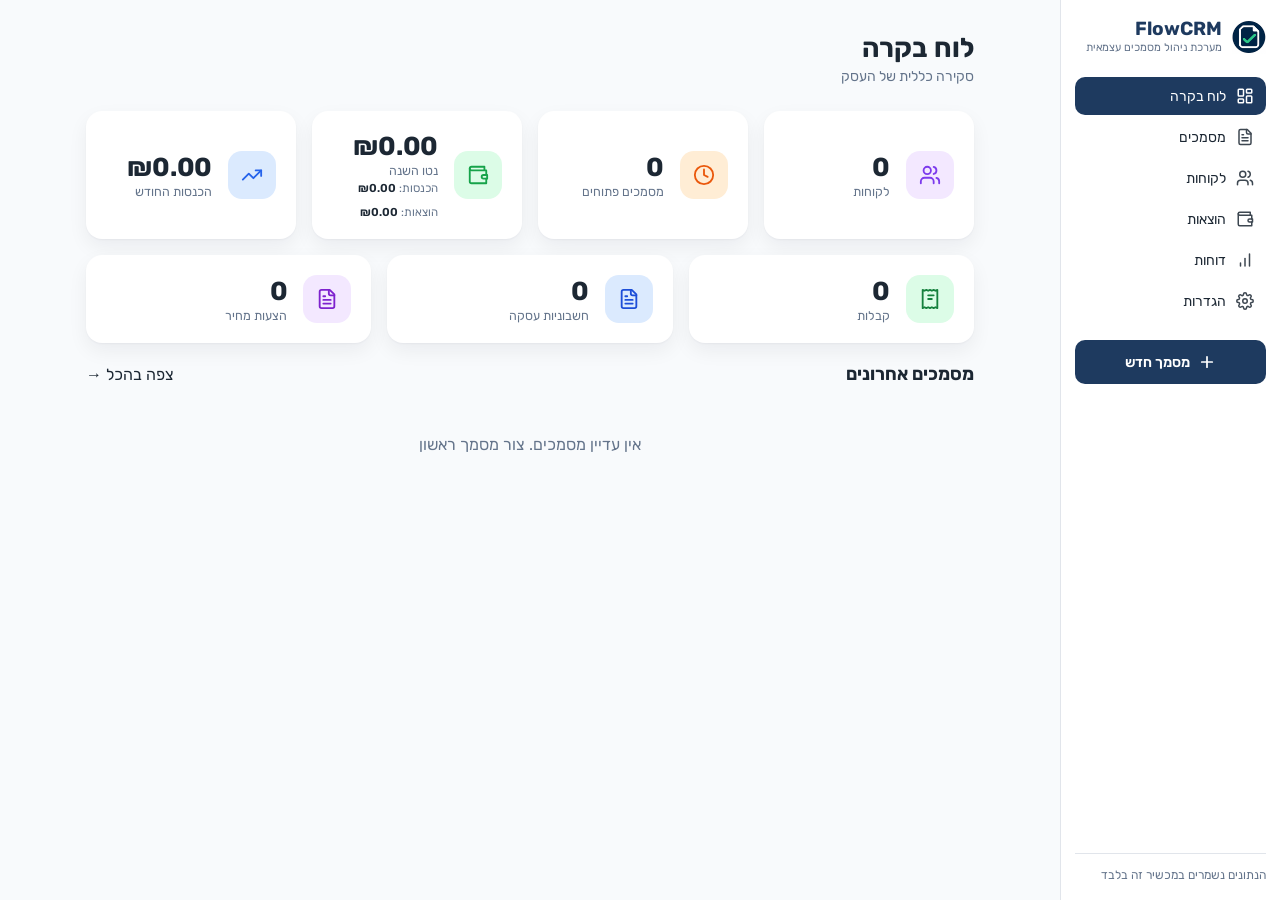
<file: index.html>
<!DOCTYPE html>
<html lang="he" dir="rtl">
<head>
<meta charset="UTF-8">
<meta name="viewport" content="width=device-width, initial-scale=1, maximum-scale=1">
<title>לוח בקרה - FlowCRM</title>
<link rel="preconnect" href="https://fonts.googleapis.com">
<link rel="preconnect" href="https://fonts.gstatic.com" crossorigin>
<link href="https://fonts.googleapis.com/css2?family=Rubik:wght@400;500;600;700;800&display=swap" rel="stylesheet">
<link rel="stylesheet" href="style.css">
<link rel="manifest" href="manifest.json">
<link rel="icon" href="icon-192.png">
<link rel="apple-touch-icon" href="icon-192.png">
<meta name="theme-color" content="#1e3a5f">
</head>
<body>
<div class="app-shell">
  <div class="main">
    <h1 class="page-title">לוח בקרה</h1>
    <p class="page-subtitle">סקירה כללית של העסק</p>

    <div class="stat-grid">
      <div class="stat-card">
        <div class="icon" style="background:#f3e8ff;color:#7c3aed;" id="iconClients"></div>
        <div><div class="num" id="statClients">0</div><div class="label">לקוחות</div></div>
      </div>
      <div class="stat-card">
        <div class="icon" style="background:#ffedd5;color:#ea580c;" id="iconOpen"></div>
        <div><div class="num" id="statOpen">0</div><div class="label">מסמכים פתוחים</div></div>
      </div>
      <div class="stat-card stat-card-net">
        <div class="icon" style="background:#dcfce7;color:#16a34a;" id="iconNet"></div>
        <div>
          <div class="num" id="statYearNet">₪0</div>
          <div class="label">נטו השנה</div>
          <div class="sub-breakdown">
            <span>הכנסות: <b id="statYearIncome">₪0</b></span>
            <span>הוצאות: <b id="statYearExpenses">₪0</b></span>
          </div>
        </div>
      </div>
      <div class="stat-card">
        <div class="icon" style="background:#dbeafe;color:#2563eb;" id="iconMonth"></div>
        <div><div class="num" id="statMonth">₪0</div><div class="label">הכנסות החודש</div></div>
      </div>
    </div>
    <div class="stat-grid stat-grid-3">
      <div class="stat-card">
        <div class="icon" style="background:#dcfce7;color:#15803d;" id="iconReceipts"></div>
        <div><div class="num" id="statReceipts">0</div><div class="label">קבלות</div></div>
      </div>
      <div class="stat-card">
        <div class="icon" style="background:#dbeafe;color:#1d4ed8;" id="iconInvoices"></div>
        <div><div class="num" id="statInvoices">0</div><div class="label">חשבוניות עסקה</div></div>
      </div>
      <div class="stat-card">
        <div class="icon" style="background:#f3e8ff;color:#7e22ce;" id="iconQuotes"></div>
        <div><div class="num" id="statQuotes">0</div><div class="label">הצעות מחיר</div></div>
      </div>
    </div>

    <div style="display:flex;justify-content:space-between;align-items:center;margin:20px 0 10px;">
      <h2 style="font-size:18px;margin:0;">מסמכים אחרונים</h2>
      <a href="documents.html">צפה בהכל →</a>
    </div>
    <div class="doc-grid" id="recentDocs"></div>
  </div>
</div>

<script src="app.js"></script>
<script src="drive-sync.js"></script>
<script>
mountShell("index.html");

const docs = DB.getDocuments();
const clients = DB.getClients();
const now = new Date();
const thisMonth = now.toISOString().slice(0, 7);
const thisYear = now.getFullYear();

function docTotal(d) {
  const subtotal = calcSubtotal(d.items || []);
  const tax = calcTax(subtotal, d.includeVat, DB.getSettings().vatRate);
  return calcTotal(subtotal, tax);
}

const closed = docs.filter(d => d.status === "closed" && !d.isCanceled);
const yearRevenue = closed.filter(d => d.issueDate && d.issueDate.startsWith(String(thisYear))).reduce((s, d) => s + docTotal(d), 0);
const monthRevenue = closed.filter(d => d.issueDate && d.issueDate.startsWith(thisMonth)).reduce((s, d) => s + docTotal(d), 0);
const yearExpenses = DB.getExpenses()
  .filter(e => e.date && e.date.startsWith(String(thisYear)))
  .reduce((s, e) => s + (parseFloat(e.amount) || 0), 0);
const yearNet = yearRevenue - yearExpenses;

document.getElementById("statClients").textContent = clients.filter(c => c.active !== false).length;
document.getElementById("statOpen").textContent = docs.filter(d => (d.status === "open" || d.status === "draft") && !d.isCanceled).length;
document.getElementById("statYearNet").textContent = money(yearNet);
document.getElementById("statYearIncome").textContent = money(yearRevenue);
document.getElementById("statYearExpenses").textContent = money(yearExpenses);
document.getElementById("statMonth").textContent = money(monthRevenue);
document.getElementById("statQuotes").textContent = docs.filter(d => d.docType === "quote").length;
document.getElementById("statInvoices").textContent = docs.filter(d => d.docType === "invoice").length;
document.getElementById("statReceipts").textContent = docs.filter(d => d.docType === "receipt").length;

document.getElementById("iconClients").innerHTML = icon("users");
document.getElementById("iconOpen").innerHTML = icon("clock");
document.getElementById("iconNet").innerHTML = icon("wallet");
document.getElementById("iconMonth").innerHTML = icon("trendingUp");
document.getElementById("iconReceipts").innerHTML = icon("receipt");
document.getElementById("iconInvoices").innerHTML = icon("fileText");
document.getElementById("iconQuotes").innerHTML = icon("fileText");

const recent = [...docs].sort((a, b) => (b.issueDate || "").localeCompare(a.issueDate || "")).slice(0, 6);
const grid = document.getElementById("recentDocs");
if (!recent.length) {
  grid.innerHTML = `<div class="empty-state" style="grid-column:1/-1;">אין עדיין מסמכים. <a href="create.html">צור מסמך ראשון</a></div>`;
} else {
  grid.innerHTML = recent.map(d => `
    <div class="doc-card">
      ${docCardInner(d, docTotal(d))}
      <div class="actions"><a class="btn" href="view.html?id=${d.id}">${icon("eye")} צפייה</a></div>
    </div>`).join("");
}
</script>
</body>
</html>
</file>
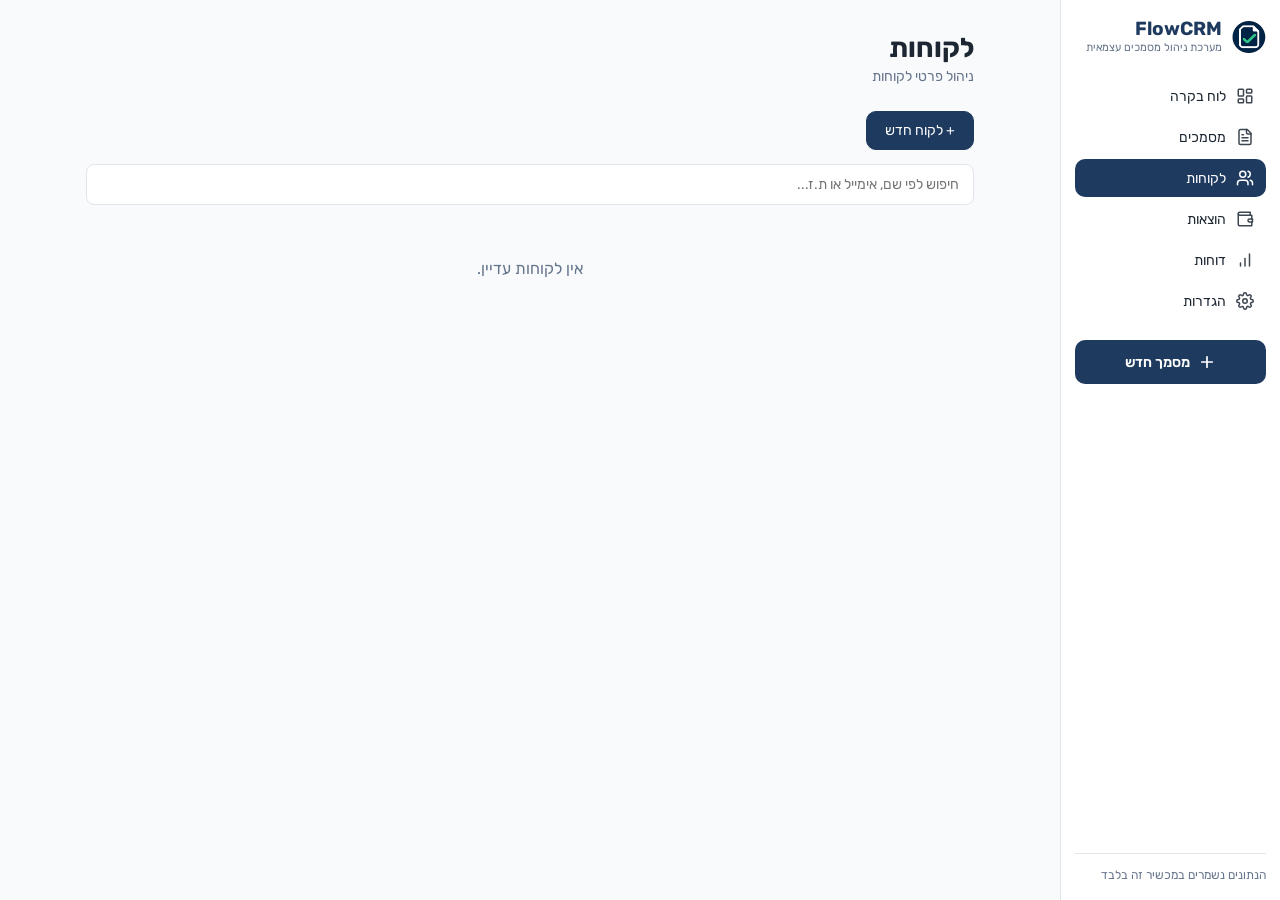
<file: clients.html>
<!DOCTYPE html>
<html lang="he" dir="rtl">
<head>
<meta charset="UTF-8">
<meta name="viewport" content="width=device-width, initial-scale=1, maximum-scale=1">
<title>לקוחות - FlowCRM</title>
<link rel="preconnect" href="https://fonts.googleapis.com">
<link rel="preconnect" href="https://fonts.gstatic.com" crossorigin>
<link href="https://fonts.googleapis.com/css2?family=Rubik:wght@400;500;600;700;800&display=swap" rel="stylesheet">
<link rel="stylesheet" href="style.css">
<link rel="manifest" href="manifest.json">
<link rel="icon" href="icon-192.png">
<link rel="apple-touch-icon" href="icon-192.png">
<meta name="theme-color" content="#1e3a5f">
</head>
<body>
<div class="app-shell">
  <div class="main">
    <h1 class="page-title">לקוחות</h1>
    <p class="page-subtitle">ניהול פרטי לקוחות</p>

    <div class="btn-row" style="margin-bottom:14px;">
      <button class="btn btn-primary" id="newClientBtn">+ לקוח חדש</button>
    </div>
    <div class="search-bar" style="margin-bottom:14px;"><input type="text" id="search" placeholder="חיפוש לפי שם, אימייל או ת.ז..."></div>

    <div id="list"></div>
  </div>
</div>

<!-- edit dialog -->
<div id="dialogBg" style="display:none;position:fixed;inset:0;background:rgba(0,0,0,.4);z-index:60;align-items:center;justify-content:center;">
  <div class="card" style="width:92%;max-width:480px;max-height:88vh;overflow:auto;">
    <div class="section-bar" id="dialogTitle">לקוח חדש</div>
    <div class="section-body">
      <div class="field-row">
        <div class="field" style="flex-basis:100%"><label>שם החברה *</label><input id="fName"></div>
      </div>
      <div class="field-row">
        <div class="field"><label>איש קשר</label><input id="fContact"></div>
        <div class="field"><label>טלפון</label><input id="fPhone"></div>
      </div>
      <div class="field-row">
        <div class="field"><label>אימייל</label><input id="fEmail"></div>
        <div class="field"><label>ח.פ / ע.מ</label><input id="fTaxId"></div>
      </div>
      <div class="field-row">
        <div class="field"><label>כתובת</label><input id="fAddress"></div>
        <div class="field"><label>עיר</label><input id="fCity"></div>
      </div>
      <div class="field-row">
        <div class="field" style="flex-basis:100%"><label>הערות</label><textarea id="fNotes"></textarea></div>
      </div>
      <div class="btn-row">
        <button class="btn btn-primary" id="saveClientBtn">שמירה</button>
        <button class="btn" id="closeDialogBtn">ביטול</button>
      </div>
    </div>
  </div>
</div>

<script src="app.js"></script>
<script src="drive-sync.js"></script>
<script>
mountShell("clients.html");
let editingId = null;
let query = "";

function render() {
  let clients = DB.getClients();
  if (query) {
    const q = query.toLowerCase();
    clients = clients.filter(c => (c.name||"").toLowerCase().includes(q) || (c.email||"").toLowerCase().includes(q) || (c.taxId||"").includes(q) || (c.phone||"").includes(q));
  }
  const list = document.getElementById("list");
  if (!clients.length) { list.innerHTML = `<div class="empty-state">אין לקוחות עדיין.</div>`; return; }
  list.innerHTML = clients.map(c => `
    <div class="client-card">
      <div>
        <div class="name">${c.name}</div>
        <div class="meta">
          ${c.contact ? c.contact + "<br>" : ""}
          ${c.phone ? `<a href="tel:${c.phone}">${c.phone}</a><br>` : ""}
          ${c.email ? `<a href="mailto:${c.email}">${c.email}</a><br>` : ""}
          ${c.address || c.city ? `${c.address || ""} ${c.city || ""}` : ""}
        </div>
      </div>
      <div class="actions">
        <button class="icon-btn" data-edit="${c.id}">✏</button>
        <button class="icon-btn danger" data-del="${c.id}">🗑</button>
      </div>
    </div>`).join("");

  list.querySelectorAll("[data-edit]").forEach(b => b.addEventListener("click", () => openDialog(b.dataset.edit)));
  list.querySelectorAll("[data-del]").forEach(b => b.addEventListener("click", () => {
    if (!confirm("למחוק לקוח זה?")) return;
    DB.deleteClient(b.dataset.del);
    render();
  }));
}

function openDialog(id) {
  editingId = id || null;
  const c = id ? DB.getClient(id) : {};
  document.getElementById("dialogTitle").textContent = id ? "עריכת לקוח" : "לקוח חדש";
  document.getElementById("fName").value = c.name || "";
  document.getElementById("fContact").value = c.contact || "";
  document.getElementById("fPhone").value = c.phone || "";
  document.getElementById("fEmail").value = c.email || "";
  document.getElementById("fTaxId").value = c.taxId || "";
  document.getElementById("fAddress").value = c.address || "";
  document.getElementById("fCity").value = c.city || "";
  document.getElementById("fNotes").value = c.notes || "";
  document.getElementById("dialogBg").style.display = "flex";
}
function closeDialog() { document.getElementById("dialogBg").style.display = "none"; }

document.getElementById("newClientBtn").addEventListener("click", () => openDialog(null));
document.getElementById("closeDialogBtn").addEventListener("click", closeDialog);
document.getElementById("saveClientBtn").addEventListener("click", () => {
  const name = document.getElementById("fName").value.trim();
  if (!name) { toast("שם החברה הוא שדה חובה"); return; }
  const client = {
    id: editingId || uid("c"),
    name,
    contact: document.getElementById("fContact").value,
    phone: document.getElementById("fPhone").value,
    email: document.getElementById("fEmail").value,
    taxId: document.getElementById("fTaxId").value,
    address: document.getElementById("fAddress").value,
    city: document.getElementById("fCity").value,
    notes: document.getElementById("fNotes").value,
    active: true,
  };
  DB.upsertClient(client);
  closeDialog();
  render();
  toast("הלקוח נשמר");
});
document.getElementById("search").addEventListener("input", (e) => { query = e.target.value; render(); });

render();
</script>
</body>
</html>
</file>
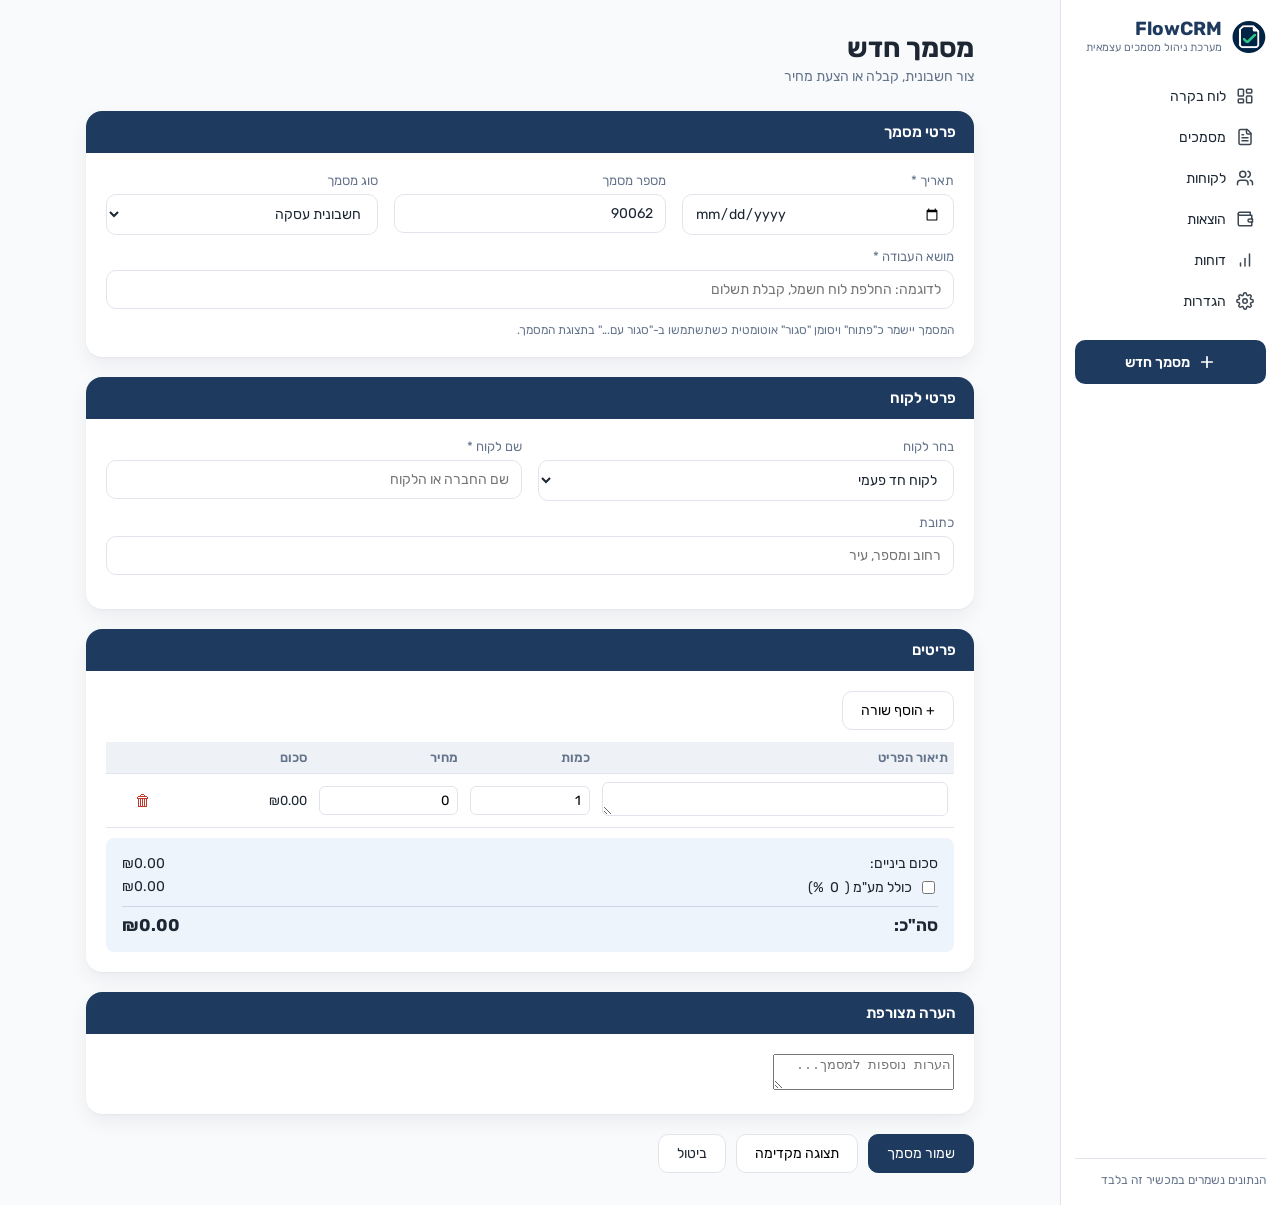
<file: create.html>
<!DOCTYPE html>
<html lang="he" dir="rtl">
<head>
<meta charset="UTF-8">
<meta name="viewport" content="width=device-width, initial-scale=1, maximum-scale=1">
<title>מסמך חדש - FlowCRM</title>
<link rel="preconnect" href="https://fonts.googleapis.com">
<link rel="preconnect" href="https://fonts.gstatic.com" crossorigin>
<link href="https://fonts.googleapis.com/css2?family=Rubik:wght@400;500;600;700;800&display=swap" rel="stylesheet">
<link rel="stylesheet" href="style.css">
<link rel="manifest" href="manifest.json">
<link rel="icon" href="icon-192.png">
<link rel="apple-touch-icon" href="icon-192.png">
<meta name="theme-color" content="#1e3a5f">
</head>
<body>
<div class="app-shell">
  <div class="main">
    <h1 class="page-title">מסמך חדש</h1>
    <p class="page-subtitle">צור חשבונית, קבלה או הצעת מחיר</p>

    <form id="docForm">
      <div class="card">
        <div class="section-bar">פרטי מסמך</div>
        <div class="section-body">
          <div class="field-row">
            <div class="field">
              <label>תאריך *</label>
              <input type="date" id="issueDate" required>
            </div>
            <div class="field">
              <label>מספר מסמך</label>
              <input type="text" id="docNumber" required>
            </div>
            <div class="field">
              <label>סוג מסמך</label>
              <select id="docType">
                <option value="invoice">חשבונית עסקה</option>
                <option value="receipt">קבלה</option>
                <option value="quote">הצעת מחיר</option>
              </select>
            </div>
          </div>
          <div class="field-row">
            <div class="field" style="flex-basis:100%">
              <label>מושא העבודה *</label>
              <input type="text" id="workSubject" placeholder="לדוגמה: החלפת לוח חשמל, קבלת תשלום" required>
            </div>
          </div>
          <p id="statusHint" style="font-size:12px;color:var(--text-muted);margin:0;"></p>
        </div>
      </div>

      <div class="card">
        <div class="section-bar">פרטי לקוח</div>
        <div class="section-body">
          <div class="field-row">
            <div class="field">
              <label>בחר לקוח</label>
              <select id="clientSelect">
                <option value="">לקוח חד פעמי</option>
              </select>
            </div>
            <div class="field">
              <label>שם לקוח *</label>
              <input type="text" id="clientName" placeholder="שם החברה או הלקוח" required>
            </div>
          </div>
          <div class="field-row">
            <div class="field" style="flex-basis:100%">
              <label>כתובת</label>
              <input type="text" id="clientAddress" placeholder="רחוב ומספר, עיר">
            </div>
          </div>
        </div>
      </div>

      <div class="card">
        <div class="section-bar">פריטים</div>
        <div class="section-body">
          <button type="button" class="btn add-line-btn" id="addLineBtn">+ הוסף שורה</button>
          <table class="items-table" id="itemsTable">
            <thead>
              <tr>
                <th style="width:38%">תיאור הפריט</th>
                <th style="width:14%">כמות</th>
                <th style="width:16%">מחיר</th>
                <th style="width:16%">סכום</th>
                <th style="width:6%"></th>
              </tr>
            </thead>
            <tbody id="itemsBody"></tbody>
          </table>

          <div class="totals-box">
            <div class="row"><span>סכום ביניים:</span><span id="subtotalOut">₪0.00</span></div>
            <div class="row">
              <label style="display:flex;align-items:center;gap:6px;cursor:pointer;">
                <input type="checkbox" id="includeVat"> כולל מע"מ (<span id="vatRateLabel">0</span>%)
              </label>
              <span id="vatOut">₪0.00</span>
            </div>
            <div class="row total"><span>סה"כ:</span><span id="totalOut">₪0.00</span></div>
          </div>
        </div>
      </div>

      <div class="card" id="paymentsCard" style="display:none;">
        <div class="section-bar">פרטי תשלום</div>
        <div class="section-body">
          <div id="paymentsList"></div>
          <button type="button" class="btn" id="addPaymentBtn">+ הוסף תשלום</button>
        </div>
      </div>

      <div class="card">
        <div class="section-bar">הערה מצורפת</div>
        <div class="section-body">
          <textarea id="noteBody" placeholder="הערות נוספות למסמך..."></textarea>
        </div>
      </div>

      <div class="btn-row no-print">
        <button type="submit" class="btn btn-primary">שמור מסמך</button>
        <button type="button" class="btn" id="previewBtn">תצוגה מקדימה</button>
        <a href="documents.html" class="btn btn-ghost">ביטול</a>
      </div>
    </form>
  </div>
</div>

<!-- check-photo confirm dialog — see openCheckConfirmDialog() below. Shown
     after a photographed check is sent for recognition; nothing from it
     is written into the document until "אישור ומילוי בקבלה" is clicked. -->
<div id="checkDialogBg" style="display:none;position:fixed;inset:0;background:rgba(0,0,0,.4);z-index:60;align-items:center;justify-content:center;">
  <div class="card" style="width:92%;max-width:480px;max-height:88vh;overflow:auto;">
    <div class="section-bar">אישור פרטי הצ'ק</div>
    <div class="section-body">
      <p id="checkDialogNote" style="font-size:12px;color:var(--text-muted);margin:0 0 10px;"></p>
      <div class="field-row">
        <div class="field" style="flex-basis:100%">
          <label>בנק</label>
          <select id="checkBankSelect"></select>
          <input type="text" id="checkBankCustom" placeholder="שם הבנק" style="margin-top:6px;display:none;">
        </div>
      </div>
      <div class="field-row">
        <div class="field"><label>סניף</label><input id="checkBranch"></div>
        <div class="field"><label>מספר חשבון</label><input id="checkAccount"></div>
      </div>
      <div class="field-row">
        <div class="field"><label>מספר צ'ק</label><input id="checkNumberField"></div>
        <div class="field"><label>סכום</label><input id="checkAmount" type="number" min="0" step="0.01"></div>
      </div>
      <div class="btn-row">
        <button type="button" class="btn btn-primary" id="checkDialogOkBtn">אישור ומילוי בקבלה</button>
        <button type="button" class="btn" id="checkDialogCancelBtn">ביטול</button>
      </div>
    </div>
  </div>
</div>

<script src="app.js"></script>
<script src="drive-sync.js"></script>
<script>
mountShell("create.html");

const params = new URLSearchParams(location.search);
const editId = params.get("id");
let existingDoc = editId ? DB.getDocument(editId) : null;

const clientSelect = document.getElementById("clientSelect");
const clientName = document.getElementById("clientName");
const clientAddress = document.getElementById("clientAddress");
const docType = document.getElementById("docType");
const docNumber = document.getElementById("docNumber");
const issueDate = document.getElementById("issueDate");

DB.getClients().filter(c => c.active !== false).forEach(c => {
  const opt = document.createElement("option");
  opt.value = c.id;
  opt.textContent = c.name;
  clientSelect.appendChild(opt);
});

clientSelect.addEventListener("change", () => {
  const c = DB.getClient(clientSelect.value);
  if (c) {
    clientName.value = c.name;
    clientAddress.value = c.address || "";
  }
});

function refillDocNumber() {
  if (existingDoc) return;
  docNumber.value = DB.nextDocNumber(docType.value);
}
function updatePaymentsVisibility() {
  document.getElementById("paymentsCard").style.display = docType.value === "receipt" ? "" : "none";
}
// Status is no longer a free-choice field here — it follows the document
// type automatically: a receipt IS the closing event (money already
// received) so it's always "closed"; an invoice or quote starts "open"
// and only becomes "closed" through the "סגור עם..." conversion in
// view.html, or via admin mode. This just updates the explanatory text.
function updateStatusHint() {
  const hint = document.getElementById("statusHint");
  if (docType.value === "receipt") {
    hint.textContent = "קבלה נשמרת תמיד כמסמך סגור — היא עצמה מהווה את אירוע הסגירה.";
  } else {
    hint.textContent = existingDoc && existingDoc.status === "closed"
      ? "מסמך זה סגור (נסגר עם מסמך אחר). לא ניתן לשנות זאת מכאן — רק במצב מנהל."
      : "המסמך יישמר כ\"פתוח\" ויסומן \"סגור\" אוטומטית כשתשתמשו ב-\"סגור עם...\" בתצוגת המסמך.";
  }
}
docType.addEventListener("change", () => { refillDocNumber(); updatePaymentsVisibility(); updateStatusHint(); });

const settings = DB.getSettings();
document.getElementById("vatRateLabel").textContent = settings.vatRate;

let items = [{ desc: "", qty: 1, price: 0 }];

function escapeHtml(s) {
  return String(s).replace(/&/g, "&amp;").replace(/</g, "&lt;").replace(/>/g, "&gt;");
}

function renderItems() {
  const body = document.getElementById("itemsBody");
  body.innerHTML = "";
  items.forEach((it, i) => {
    const tr = document.createElement("tr");
    // desc is a textarea (not a single-line input) so a line can carry its
    // own sub-detail notes — "found sensor burned out", "replaced it",
    // etc. — one per line, which the print view shows as smaller text
    // under the main item name (see renderItemDesc() in view.html).
    tr.innerHTML = `
      <td><textarea rows="1" data-i="${i}" data-f="desc">${escapeHtml(it.desc)}</textarea></td>
      <td><input type="number" min="0" step="0.01" value="${it.qty}" data-i="${i}" data-f="qty"></td>
      <td><input type="number" min="0" step="0.01" value="${it.price}" data-i="${i}" data-f="price"></td>
      <td class="line-total">${money(calcLineTotal(it))}</td>
      <td><button type="button" class="icon-btn danger" data-del="${i}">🗑</button></td>`;
    body.appendChild(tr);
  });
  // IMPORTANT: on "input" we only patch the data model + this row's own total
  // cell — never call renderItems() here. Rebuilding the whole <tbody> on
  // every keystroke replaces the focused <input> (or now textarea) with a
  // new DOM node, which is exactly what was throwing focus out after one
  // character typed. renderItems() is only called on structural changes
  // (add/delete a line).
  body.querySelectorAll("textarea").forEach(ta => {
    // Auto-grow instead of making people drag the resize handle to see a
    // second line of their own note — not a correctness issue, just
    // annoying UX to skip.
    ta.style.height = "auto";
    ta.style.height = ta.scrollHeight + "px";
  });
  body.querySelectorAll("input, textarea").forEach(inp => {
    inp.addEventListener("input", () => {
      const i = +inp.dataset.i, f = inp.dataset.f;
      items[i][f] = f === "desc" ? inp.value : parseFloat(inp.value) || 0;
      if (inp.tagName === "TEXTAREA") {
        inp.style.height = "auto";
        inp.style.height = inp.scrollHeight + "px";
      }
      inp.closest("tr").querySelector(".line-total").textContent = money(calcLineTotal(items[i]));
      recalc();
    });
  });
  body.querySelectorAll("[data-del]").forEach(btn => {
    btn.addEventListener("click", () => {
      if (items.length === 1) { items = [{ desc: "", qty: 1, price: 0 }]; }
      else { items.splice(+btn.dataset.del, 1); }
      renderItems();
      recalc();
    });
  });
}

document.getElementById("addLineBtn").addEventListener("click", () => {
  items.push({ desc: "", qty: 1, price: 0 });
  renderItems();
});

function recalc() {
  const subtotal = calcSubtotal(items);
  const includeVat = document.getElementById("includeVat").checked;
  const tax = calcTax(subtotal, includeVat, settings.vatRate);
  const total = calcTotal(subtotal, tax);
  document.getElementById("subtotalOut").textContent = money(subtotal);
  document.getElementById("vatOut").textContent = money(tax);
  document.getElementById("totalOut").textContent = money(total);
}
document.getElementById("includeVat").addEventListener("change", recalc);

/* ---- payments (receipts only) ---- */
let payments = [];

function newPayment() {
  return { id: uid("pay"), date: issueDate.value || new Date().toISOString().slice(0, 10), method: PAYMENT_METHODS[0], amount: 0, fields: {} };
}

function renderPayments() {
  const list = document.getElementById("paymentsList");
  list.innerHTML = "";
  if (!payments.length) {
    list.innerHTML = `<p style="color:var(--text-muted);font-size:13px;margin:0 0 10px;">אין עדיין תשלומים רשומים למסמך זה.</p>`;
  }
  payments.forEach((p, i) => {
    const def = PAYMENT_METHOD_DEFS[p.method] || { fields: [] };
    const fieldsHtml = def.fields.map(f => {
      const val = (p.fields[f.key] || "").toString();
      if (f.type === "bank") {
        // A dropdown of the major Israeli banks, plus "אחר" which reveals a
        // free-text input — covers any bank not in the list, and keeps
        // whatever was already saved even if it doesn't match the list.
        const isKnown = ISRAELI_BANKS.includes(val);
        const isOther = val !== "" && !isKnown;
        const bankOptions = ISRAELI_BANKS.map(b =>
          `<option value="${b}" ${val === b ? "selected" : ""}>${b}</option>`).join("");
        return `
          <div class="field">
            <label>${f.label}</label>
            <select data-pi="${i}" data-pf="${f.key}" data-bank-select>
              <option value="">בחרו בנק...</option>
              ${bankOptions}
              <option value="__other" ${isOther ? "selected" : ""}>אחר (הזנה ידנית)</option>
            </select>
            <input type="text" data-pi="${i}" data-pf="${f.key}" data-bank-custom
              placeholder="שם הבנק"
              value="${isOther ? val.replace(/"/g, "&quot;") : ""}"
              style="margin-top:6px;${isOther ? "" : "display:none;"}">
          </div>`;
      }
      return `
      <div class="field">
        <label>${f.label}</label>
        <input type="text" value="${val.replace(/"/g, "&quot;")}" data-pi="${i}" data-pf="${f.key}">
      </div>`;
    }).join("");
    const methodOptions = PAYMENT_METHODS.map(m => `<option value="${m}" ${p.method === m ? "selected" : ""}>${m}</option>`).join("");
    // "צלם צ'ק" only shows up for the check payment method — it reads the
    // bank/branch/account/check-number/amount fields below from a photo via
    // recognizeCheckPhoto() (app.js) and opens a confirm dialog before
    // filling anything in. The photo itself is never kept (see app.js).
    const checkPhotoHtml = p.method === "צ'ק בנקאי" ? `
      <div class="field-row" style="align-items:center;">
        <button type="button" class="btn" data-check-photo-btn="${i}">📷 צלם צ'ק לזיהוי אוטומטי</button>
        <input type="file" accept="image/*" capture="environment" data-check-photo-input="${i}" style="display:none;">
        <span style="font-size:12px;color:var(--text-muted);" data-check-photo-status="${i}"></span>
      </div>` : "";
    const row = document.createElement("div");
    row.className = "payment-row";
    row.innerHTML = `
      <div class="payment-row-head">
        <b>תשלום ${i + 1}</b>
        <button type="button" class="icon-btn danger" data-pdel="${i}">🗑</button>
      </div>
      <div class="field-row">
        <div class="field"><label>תאריך</label><input type="date" value="${p.date}" data-pi="${i}" data-pf="__date"></div>
        <div class="field"><label>אמצעי תשלום</label><select data-pi="${i}" data-pf="__method">${methodOptions}</select></div>
        <div class="field"><label>סכום</label><input type="number" min="0" step="0.01" value="${p.amount}" data-pi="${i}" data-pf="__amount"></div>
      </div>
      ${checkPhotoHtml}
      ${fieldsHtml ? `<div class="field-row">${fieldsHtml}</div>` : ""}`;
    list.appendChild(row);
  });

  list.querySelectorAll("[data-pf='__date']").forEach(inp => inp.addEventListener("input", e => { payments[+e.target.dataset.pi].date = e.target.value; }));
  list.querySelectorAll("[data-pf='__amount']").forEach(inp => inp.addEventListener("input", e => { payments[+e.target.dataset.pi].amount = parseFloat(e.target.value) || 0; }));
  list.querySelectorAll("select[data-pf='__method']").forEach(sel => sel.addEventListener("change", e => {
    payments[+e.target.dataset.pi].method = e.target.value;
    payments[+e.target.dataset.pi].fields = {};
    renderPayments();
  }));
  list.querySelectorAll("select[data-bank-select]").forEach(sel => sel.addEventListener("change", e => {
    const i = +e.target.dataset.pi, key = e.target.dataset.pf;
    const customInput = e.target.parentElement.querySelector("[data-bank-custom]");
    if (e.target.value === "__other") {
      customInput.style.display = "";
      payments[i].fields[key] = customInput.value; // whatever's already typed, likely empty
      customInput.focus();
    } else {
      customInput.style.display = "none";
      customInput.value = "";
      payments[i].fields[key] = e.target.value;
    }
  }));
  list.querySelectorAll("input[data-pf]").forEach(inp => {
    if (inp.dataset.pf === "__date" || inp.dataset.pf === "__amount") return;
    inp.addEventListener("input", e => {
      payments[+e.target.dataset.pi].fields[e.target.dataset.pf] = e.target.value;
    });
  });
  list.querySelectorAll("[data-pdel]").forEach(btn => btn.addEventListener("click", () => {
    payments.splice(+btn.dataset.pdel, 1);
    renderPayments();
  }));
  list.querySelectorAll("[data-check-photo-btn]").forEach(btn => btn.addEventListener("click", () => {
    list.querySelector(`[data-check-photo-input="${btn.dataset.checkPhotoBtn}"]`).click();
  }));
  list.querySelectorAll("[data-check-photo-input]").forEach(inp => inp.addEventListener("change", (e) => {
    const i = +inp.dataset.checkPhotoInput;
    const file = e.target.files[0];
    e.target.value = ""; // never keep a reference to the file past this handler
    if (file) handleCheckPhoto(i, file);
  }));
}

/* ---- check-photo recognition: photo in, confirm dialog, fields out ----
   The photo is held only in local variables for the few seconds this takes
   — never assigned to `payments[i]`, never passed to DB.save*(), so it can
   never end up in localStorage. See recognizeCheckPhoto() in app.js for
   where it's sent and why, and the accuracy caveat. */
let checkDialogTargetIndex = null;

async function handleCheckPhoto(i, file) {
  const statusEl = document.querySelector(`[data-check-photo-status="${i}"]`);
  const btnEl = document.querySelector(`[data-check-photo-btn="${i}"]`);
  if (statusEl) statusEl.textContent = "⏳ מזהה את הצ'ק...";
  if (btnEl) btnEl.disabled = true;
  try {
    const { dataUrl, mime } = await fileToStoredDataURL(file, 1600, 0.85);
    const base64 = dataUrl.slice(dataUrl.indexOf(",") + 1);
    const result = await recognizeCheckPhoto(base64, mime);
    openCheckConfirmDialog(i, result);
    if (statusEl) statusEl.textContent = "";
  } catch (err) {
    if (statusEl) statusEl.textContent = "";
    alert("זיהוי הצ'ק נכשל: " + (err && err.message ? err.message : err));
  } finally {
    if (btnEl) btnEl.disabled = false;
  }
}

function openCheckConfirmDialog(i, result) {
  checkDialogTargetIndex = i;
  const bankVal = result.bank || "";
  const isKnownBank = ISRAELI_BANKS.includes(bankVal);
  const bankOptions = ISRAELI_BANKS.map(b =>
    `<option value="${b}" ${bankVal === b ? "selected" : ""}>${b}</option>`).join("");
  document.getElementById("checkBankSelect").innerHTML = `
    <option value="">בחרו בנק...</option>
    ${bankOptions}
    <option value="__other" ${bankVal && !isKnownBank ? "selected" : ""}>אחר (הזנה ידנית)</option>`;
  const customInput = document.getElementById("checkBankCustom");
  if (bankVal && !isKnownBank) {
    customInput.style.display = "";
    customInput.value = bankVal;
  } else {
    customInput.style.display = "none";
    customInput.value = "";
  }
  document.getElementById("checkBranch").value = result.branch || "";
  document.getElementById("checkAccount").value = result.account || "";
  document.getElementById("checkNumberField").value = result.checkNumber || "";
  document.getElementById("checkAmount").value = result.amount != null ? result.amount : "";
  document.getElementById("checkDialogNote").textContent =
    "בדקו כל שדה מול הצ'ק עצמו לפני אישור — שדות שלא זוהו בביטחון הושארו ריקים.";
  document.getElementById("checkDialogBg").style.display = "flex";
}

function closeCheckConfirmDialog() {
  document.getElementById("checkDialogBg").style.display = "none";
  checkDialogTargetIndex = null;
}

document.getElementById("checkBankSelect").addEventListener("change", (e) => {
  const customInput = document.getElementById("checkBankCustom");
  if (e.target.value === "__other") {
    customInput.style.display = "";
    customInput.focus();
  } else {
    customInput.style.display = "none";
    customInput.value = "";
  }
});

document.getElementById("checkDialogCancelBtn").addEventListener("click", closeCheckConfirmDialog);

document.getElementById("checkDialogOkBtn").addEventListener("click", () => {
  const i = checkDialogTargetIndex;
  if (i == null || !payments[i]) { closeCheckConfirmDialog(); return; }
  const bankSelect = document.getElementById("checkBankSelect");
  const bank = bankSelect.value === "__other"
    ? document.getElementById("checkBankCustom").value.trim()
    : bankSelect.value;
  payments[i].fields.bank = bank;
  payments[i].fields.branch = document.getElementById("checkBranch").value.trim();
  payments[i].fields.account = document.getElementById("checkAccount").value.trim();
  payments[i].fields.checkNumber = document.getElementById("checkNumberField").value.trim();
  const amountVal = parseFloat(document.getElementById("checkAmount").value);
  if (!isNaN(amountVal)) payments[i].amount = amountVal;
  closeCheckConfirmDialog();
  renderPayments();
  toast("פרטי הצ'ק מולאו בתשלום");
});

document.getElementById("addPaymentBtn").addEventListener("click", () => {
  payments.push(newPayment());
  renderPayments();
});

/* ---- populate on edit, or defaults on create ---- */
if (existingDoc) {
  docType.value = existingDoc.docType;
  docNumber.value = existingDoc.docNumber;
  issueDate.value = existingDoc.issueDate;
  document.getElementById("workSubject").value = existingDoc.workSubject || "";
  clientSelect.value = existingDoc.clientId || "";
  clientName.value = existingDoc.clientName || "";
  clientAddress.value = existingDoc.clientAddress || "";
  items = existingDoc.items && existingDoc.items.length ? existingDoc.items : items;
  document.getElementById("includeVat").checked = !!existingDoc.includeVat;
  payments = existingDoc.payments || [];
  document.getElementById("noteBody").value = existingDoc.noteBody || "";
} else {
  // Left blank on purpose (mandatory field, marked with *) — the date is
  // no longer auto-filled with today so you have to actively choose it.
  refillDocNumber();
}
renderItems();
recalc();
renderPayments();
updatePaymentsVisibility();
updateStatusHint();

// Duplicate numbers are only blocked within the same document type — the
// invoice/receipt/quote counters in Settings are independent sequences, so
// e.g. invoice 90062 and quote 90062 coexisting is fine; two invoices both
// numbered 90062 is not.
function isDuplicateDocNumber() {
  const num = String(docNumber.value).trim();
  const type = docType.value;
  const selfId = existingDoc ? existingDoc.id : null;
  return DB.getDocuments().some(d => d.id !== selfId && d.docType === type && String(d.docNumber).trim() === num);
}

// Auto-determined status — see updateStatusHint() above for the reasoning.
// statusOverride exists only for the "preview as draft" path below; normal
// saves never pass one.
function autoStatus() {
  if (docType.value === "receipt") return "closed";
  return existingDoc ? existingDoc.status : "open";
}

// buildDocObject is a PURE function — it reads the form and returns a plain
// object, with no side effects on DB. Preview needs exactly this: a look at
// what the document WOULD be, without it existing anywhere yet. Only
// saveDoc() (below) actually persists anything.
function buildDocObject(statusOverride) {
  return {
    id: existingDoc ? existingDoc.id : uid("doc"),
    docType: docType.value,
    docNumber: docNumber.value,
    issueDate: issueDate.value,
    workSubject: document.getElementById("workSubject").value,
    clientId: clientSelect.value || null,
    clientName: clientName.value,
    clientAddress: clientAddress.value,
    items: items.filter(it => it.desc || it.qty || it.price),
    includeVat: document.getElementById("includeVat").checked,
    status: statusOverride || autoStatus(),
    payments: docType.value === "receipt" ? payments : [],
    noteBody: document.getElementById("noteBody").value,
    isCanceled: existingDoc ? existingDoc.isCanceled : false,
    createdAt: existingDoc ? existingDoc.createdAt : new Date().toISOString(),
  };
}

function saveDoc(doc, isNew) {
  DB.upsertDocument(doc);
  if (isNew) DB.bumpDocNumber(doc.docType, doc.docNumber);
  return doc;
}

document.getElementById("docForm").addEventListener("submit", (e) => {
  e.preventDefault();
  if (isDuplicateDocNumber()) {
    alert(`כבר קיים מסמך מסוג ${DOC_TYPES[docType.value].label} עם מספר ${docNumber.value}. שנה את מספר המסמך ונסה שוב.`);
    return;
  }
  const doc = saveDoc(buildDocObject(), !existingDoc);
  sessionStorage.removeItem("flowcrm_preview_doc");
  toast("המסמך נשמר");
  location.href = "view.html?id=" + doc.id;
});

// "תצוגה מקדימה" must NOT save anything — a draft you're only looking at
// shouldn't clutter the real documents list if you never actually hit
// "שמור מסמך". The doc is handed to view.html through sessionStorage
// instead of localStorage, tagged as a preview; view.html only writes it
// for real if you explicitly save from there (see the preview banner and
// the "back to documents" confirmation logic in view.html).
document.getElementById("previewBtn").addEventListener("click", () => {
  if (isDuplicateDocNumber()) {
    alert(`כבר קיים מסמך מסוג ${DOC_TYPES[docType.value].label} עם מספר ${docNumber.value}. שנה את מספר המסמך ונסה שוב.`);
    return;
  }
  // Receipts are always "closed" (see autoStatus) — the draft concept only
  // makes sense for invoice/quote, which aren't a completed transaction yet.
  const doc = buildDocObject(existingDoc ? existingDoc.status : (docType.value === "receipt" ? "closed" : "draft"));
  sessionStorage.setItem("flowcrm_preview_doc", JSON.stringify({ doc, isNew: !existingDoc }));
  location.href = "view.html?preview=1";
});
</script>
</body>
</html>
</file>
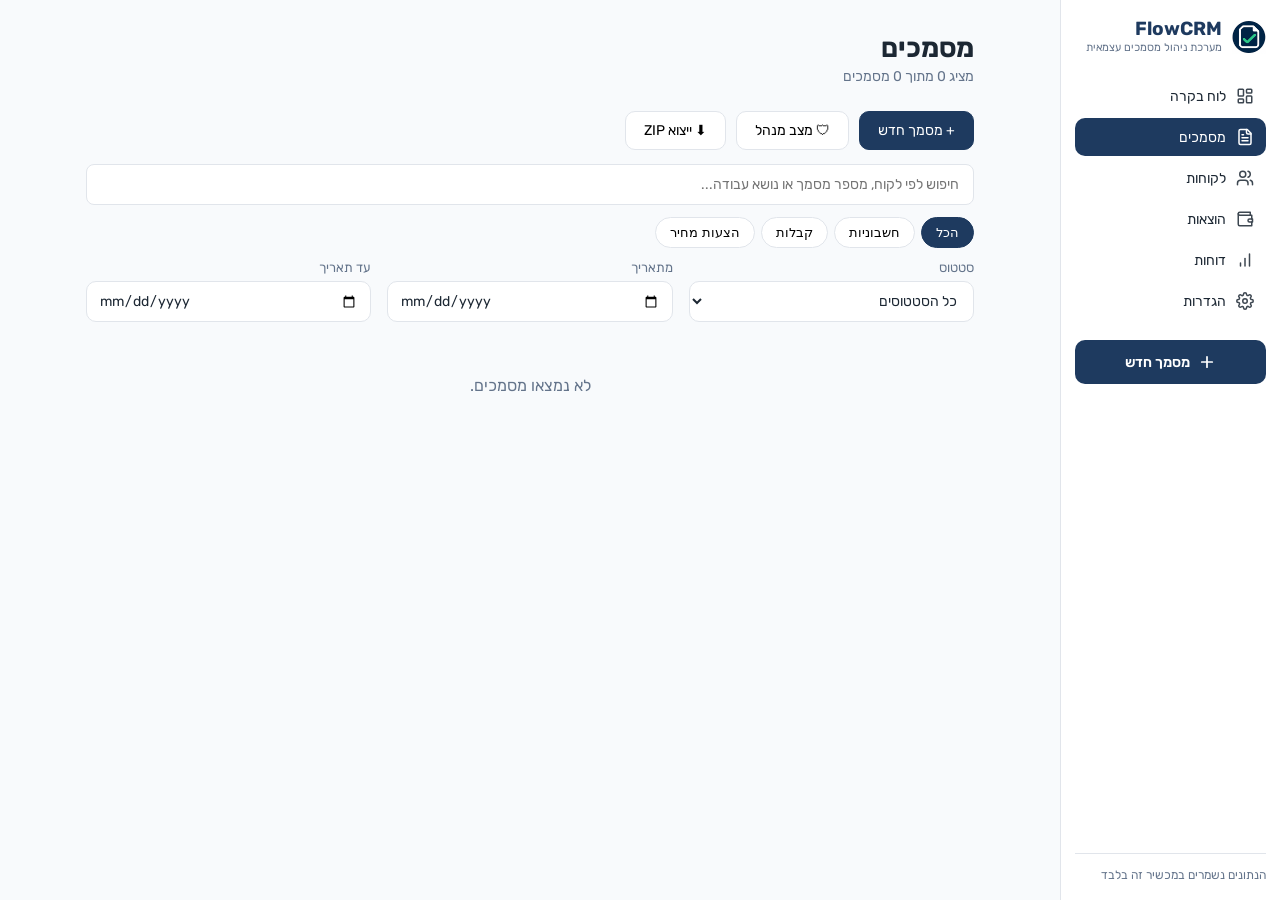
<file: documents.html>
<!DOCTYPE html>
<html lang="he" dir="rtl">
<head>
<meta charset="UTF-8">
<meta name="viewport" content="width=device-width, initial-scale=1, maximum-scale=1">
<title>מסמכים - FlowCRM</title>
<link rel="preconnect" href="https://fonts.googleapis.com">
<link rel="preconnect" href="https://fonts.gstatic.com" crossorigin>
<link href="https://fonts.googleapis.com/css2?family=Rubik:wght@400;500;600;700;800&display=swap" rel="stylesheet">
<link rel="stylesheet" href="style.css">
<link rel="manifest" href="manifest.json">
<link rel="icon" href="icon-192.png">
<link rel="apple-touch-icon" href="icon-192.png">
<meta name="theme-color" content="#1e3a5f">
</head>
<body>
<div class="app-shell">
  <div class="main">
    <h1 class="page-title">מסמכים</h1>
    <p class="page-subtitle" id="countLabel"></p>

    <div class="doc-toolbar">
      <a href="create.html" class="btn btn-primary">+ מסמך חדש</a>
      <button type="button" class="btn" id="adminModeBtn">🛡 מצב מנהל</button>
      <button type="button" class="btn" id="exportZipBtn">⬇ ייצוא ZIP</button>
    </div>

    <div class="admin-bar" id="adminBar" style="display:none;">
      <span class="count" id="selectedCount">0 נבחרו</span>
      <button type="button" class="btn" id="selectAllBtn">בחר הכל</button>
      <button type="button" class="btn" id="clearSelectionBtn">נקה בחירה</button>
      <button type="button" class="btn btn-danger" id="bulkCancelBtn">בטל מסמכים נבחרים</button>
      <select id="bulkStatusSelect">
        <option value="open">פתוח</option>
        <option value="closed">סגור</option>
        <option value="draft">טיוטה</option>
      </select>
      <button type="button" class="btn" id="bulkStatusBtn">עדכן סטטוס לנבחרים</button>
      <button type="button" class="btn btn-danger" id="bulkDeleteBtn">מחק לצמיתות</button>
      <button type="button" class="btn btn-ghost" id="exitAdminBtn">יציאה ממצב מנהל</button>
    </div>

    <div class="search-bar"><input type="text" id="search" placeholder="חיפוש לפי לקוח, מספר מסמך או נושא עבודה..."></div>
    <div class="tabs" id="tabs">
      <button data-t="all" class="active">הכל</button>
      <button data-t="invoice">חשבוניות</button>
      <button data-t="receipt">קבלות</button>
      <button data-t="quote">הצעות מחיר</button>
    </div>
    <div class="field-row">
      <div class="field">
        <label>סטטוס</label>
        <select id="statusFilter">
          <option value="">כל הסטטוסים</option>
          <option value="open">פתוח</option>
          <option value="closed">סגור</option>
          <option value="draft">טיוטה</option>
          <option value="canceled">מבוטל</option>
        </select>
      </div>
      <div class="field"><label>מתאריך</label><input type="date" id="dateFrom"></div>
      <div class="field"><label>עד תאריך</label><input type="date" id="dateTo"></div>
    </div>

    <div class="doc-grid" id="grid"></div>
  </div>
</div>

<script src="app.js"></script>
<script src="drive-sync.js"></script>
<script src="jszip.min.js"></script>
<script>
mountShell("documents.html");
let activeTab = "all";
let query = "";
let statusFilter = "";
let dateFrom = "";
let dateTo = "";
let adminMode = false;
let selected = new Set();

function docTotal(d) {
  const subtotal = calcSubtotal(d.items || []);
  const tax = calcTax(subtotal, d.includeVat, DB.getSettings().vatRate);
  return calcTotal(subtotal, tax);
}

function getFilteredDocs() {
  let docs = [...DB.getDocuments()].sort((a, b) => (b.issueDate || "").localeCompare(a.issueDate || ""));
  if (activeTab !== "all") docs = docs.filter(d => d.docType === activeTab);
  if (statusFilter) docs = docs.filter(d => (d.isCanceled ? "canceled" : d.status) === statusFilter);
  if (dateFrom) docs = docs.filter(d => (d.issueDate || "") >= dateFrom);
  if (dateTo) docs = docs.filter(d => (d.issueDate || "") <= dateTo);
  if (query) {
    const q = query.toLowerCase();
    docs = docs.filter(d =>
      (d.clientName || "").toLowerCase().includes(q) ||
      String(d.docNumber).includes(q) ||
      (d.workSubject || "").toLowerCase().includes(q));
  }
  return docs;
}

function render() {
  const allCount = DB.getDocuments().length;
  const docs = getFilteredDocs();
  document.getElementById("countLabel").textContent = `מציג ${docs.length} מתוך ${allCount} מסמכים`;

  document.getElementById("adminBar").style.display = adminMode ? "flex" : "none";
  document.getElementById("adminModeBtn").textContent = adminMode ? "🛡 במצב מנהל" : "🛡 מצב מנהל";
  document.getElementById("selectedCount").textContent = `${selected.size} נבחרו`;

  const grid = document.getElementById("grid");
  if (!docs.length) {
    grid.innerHTML = `<div class="empty-state" style="grid-column:1/-1;">לא נמצאו מסמכים.</div>`;
    return;
  }
  grid.innerHTML = docs.map(d => {
    const statusClass = d.isCanceled ? "canceled" : d.status;
    return `
    <div class="doc-card status-${statusClass}">
      ${adminMode ? `<label class="doc-select"><input type="checkbox" data-sel="${d.id}" ${selected.has(d.id) ? "checked" : ""}></label>` : ""}
      ${docCardInner(d, docTotal(d))}
      ${d.workSubject ? `<div class="meta">${d.workSubject}</div>` : ""}
      <div class="actions">
        <a class="btn" href="view.html?id=${d.id}">${icon("eye")} צפייה</a>
      </div>
    </div>`;
  }).join("");

  grid.querySelectorAll("[data-sel]").forEach(cb => cb.addEventListener("change", () => {
    if (cb.checked) selected.add(cb.dataset.sel); else selected.delete(cb.dataset.sel);
    document.getElementById("selectedCount").textContent = `${selected.size} נבחרו`;
  }));
}

document.getElementById("tabs").addEventListener("click", (e) => {
  if (e.target.tagName !== "BUTTON") return;
  document.querySelectorAll("#tabs button").forEach(b => b.classList.remove("active"));
  e.target.classList.add("active");
  activeTab = e.target.dataset.t;
  render();
});
document.getElementById("search").addEventListener("input", (e) => { query = e.target.value; render(); });
document.getElementById("statusFilter").addEventListener("change", (e) => { statusFilter = e.target.value; render(); });
document.getElementById("dateFrom").addEventListener("change", (e) => { dateFrom = e.target.value; render(); });
document.getElementById("dateTo").addEventListener("change", (e) => { dateTo = e.target.value; render(); });

/* ---- Admin mode: cancelling a document or changing its status can ONLY
   happen from here, via a password gate + explicit bulk selection — never
   from inside the document itself. The password is a simple client-side
   speed bump, not real access control (there's no backend to enforce it
   against — anyone with devtools can bypass it, same as any static site). */
document.getElementById("adminModeBtn").addEventListener("click", () => {
  if (adminMode) { adminMode = false; selected.clear(); render(); return; }
  const pw = prompt("הזן סיסמת מנהל:");
  if (pw === null) return;
  if (pw !== "Admin") { alert("סיסמה שגויה"); return; }
  adminMode = true;
  render();
});
document.getElementById("exitAdminBtn").addEventListener("click", () => { adminMode = false; selected.clear(); render(); });
document.getElementById("selectAllBtn").addEventListener("click", () => {
  getFilteredDocs().forEach(d => selected.add(d.id));
  render();
});
document.getElementById("clearSelectionBtn").addEventListener("click", () => { selected.clear(); render(); });

document.getElementById("bulkCancelBtn").addEventListener("click", () => {
  if (!selected.size) { alert("לא נבחרו מסמכים."); return; }
  if (!confirm(`לבטל ${selected.size} מסמכים נבחרים?`)) return;
  selected.forEach(id => {
    const d = DB.getDocument(id);
    if (!d) return;
    d.isCanceled = true; d.status = "canceled"; d.canceledAt = new Date().toISOString();
    DB.upsertDocument(d);
  });
  selected.clear();
  render();
  toast("המסמכים הנבחרים בוטלו");
});
document.getElementById("bulkStatusBtn").addEventListener("click", () => {
  if (!selected.size) { alert("לא נבחרו מסמכים."); return; }
  const val = document.getElementById("bulkStatusSelect").value;
  selected.forEach(id => {
    const d = DB.getDocument(id);
    if (!d) return;
    d.status = val;
    DB.upsertDocument(d);
  });
  selected.clear();
  render();
  toast("הסטטוס עודכן למסמכים הנבחרים");
});
document.getElementById("bulkDeleteBtn").addEventListener("click", () => {
  if (!selected.size) { alert("לא נבחרו מסמכים."); return; }
  if (!confirm(`פעולה זו היא בלתי הפיכה. למחוק לצמיתות ${selected.size} מסמכים נבחרים?`)) return;
  selected.forEach(id => DB.deleteDocument(id));
  selected.clear();
  render();
  toast("המסמכים הנבחרים נמחקו");
});

/* ---- ZIP export: a CSV summary of the currently-filtered documents,
   bundled in a zip (opens cleanly in Excel/Sheets — UTF-8 BOM keeps the
   Hebrew from garbling). Not one PDF per document — a client-only static
   site has no reliable way to batch-render those without a heavy
   rendering library; this covers the bookkeeping/records use case instead. */
document.getElementById("exportZipBtn").addEventListener("click", async () => {
  const docs = getFilteredDocs();
  if (!docs.length) { alert("אין מסמכים לייצוא לפי הסינון הנוכחי."); return; }
  const header = ["מספר", "סוג", "לקוח", "תאריך", "סטטוס", "סה\"כ"];
  const rows = [header].concat(docs.map(d => [
    d.docNumber,
    DOC_TYPES[d.docType] ? DOC_TYPES[d.docType].label : d.docType,
    d.clientName || "",
    formatDateHe(d.issueDate),
    STATUS[d.isCanceled ? "canceled" : d.status] ? STATUS[d.isCanceled ? "canceled" : d.status].label : "",
    docTotal(d).toFixed(2),
  ]));
  const csv = rows.map(r => r.map(v => `"${String(v).replace(/"/g, '""')}"`).join(",")).join("\r\n");
  const zip = new JSZip();
  zip.file("documents-summary.csv", "﻿" + csv);
  const blob = await zip.generateAsync({ type: "blob" });
  const url = URL.createObjectURL(blob);
  const a = document.createElement("a");
  a.href = url;
  a.download = `flowcrm-documents-${new Date().toISOString().slice(0, 10)}.zip`;
  a.click();
  URL.revokeObjectURL(url);
});

render();
</script>
</body>
</html>
</file>
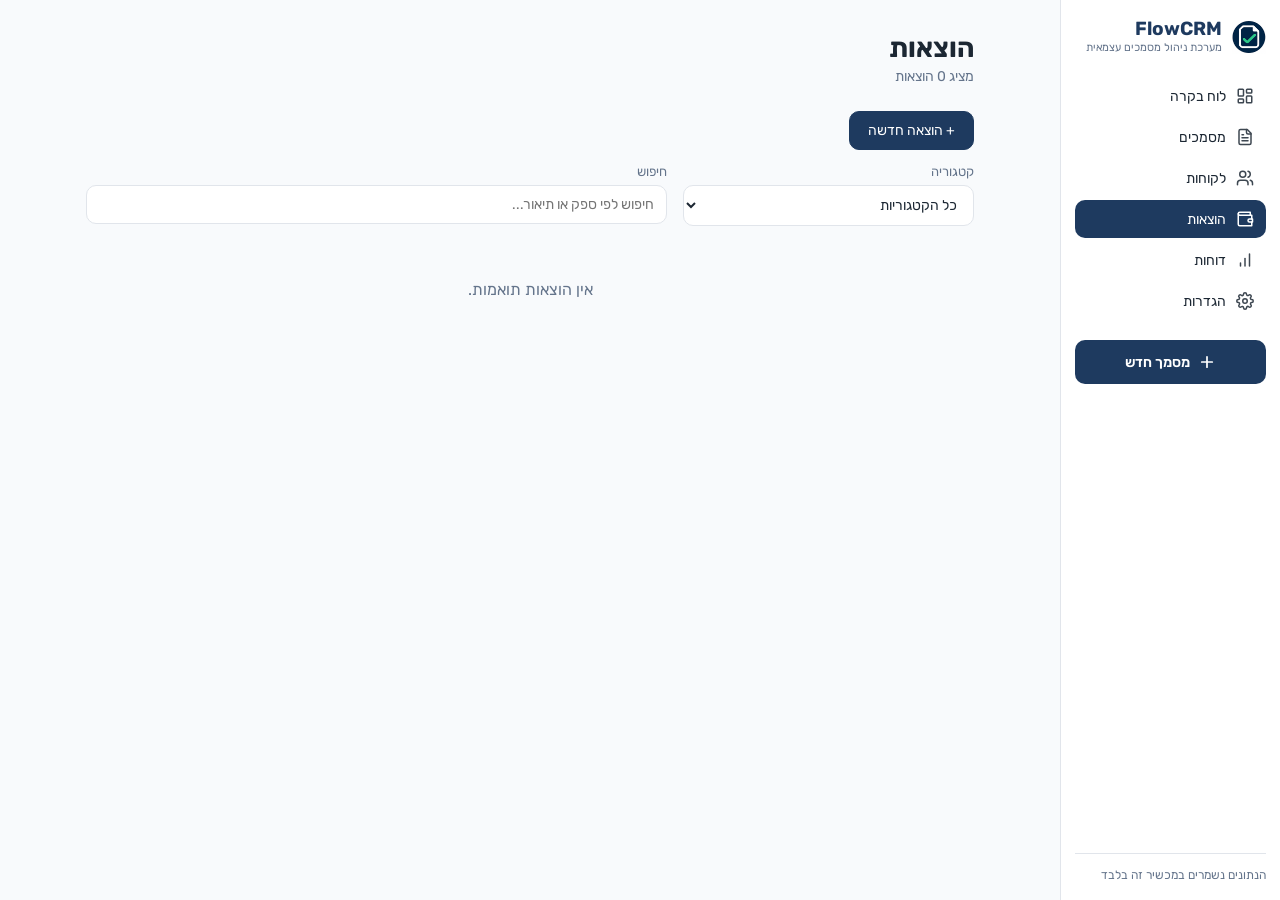
<file: expenses.html>
<!DOCTYPE html>
<html lang="he" dir="rtl">
<head>
<meta charset="UTF-8">
<meta name="viewport" content="width=device-width, initial-scale=1, maximum-scale=1">
<title>הוצאות - FlowCRM</title>
<link rel="preconnect" href="https://fonts.googleapis.com">
<link rel="preconnect" href="https://fonts.gstatic.com" crossorigin>
<link href="https://fonts.googleapis.com/css2?family=Rubik:wght@400;500;600;700;800&display=swap" rel="stylesheet">
<link rel="stylesheet" href="style.css">
<link rel="manifest" href="manifest.json">
<link rel="icon" href="icon-192.png">
<link rel="apple-touch-icon" href="icon-192.png">
<meta name="theme-color" content="#1e3a5f">
</head>
<body>
<div class="app-shell">
  <div class="main">
    <h1 class="page-title">הוצאות</h1>
    <p class="page-subtitle" id="countLabel">ניהול ומעקב אחר הוצאות העסק</p>

    <div class="btn-row" style="margin-bottom:14px;">
      <button class="btn btn-primary" id="newExpenseBtn">+ הוצאה חדשה</button>
    </div>
    <div class="field-row">
      <div class="field"><label>קטגוריה</label><select id="categoryFilter"><option value="">כל הקטגוריות</option></select></div>
      <div class="field" style="flex:2;"><label>חיפוש</label><input type="text" id="search" placeholder="חיפוש לפי ספק או תיאור..."></div>
    </div>

    <div id="list"></div>
  </div>
</div>

<!-- edit dialog -->
<div id="dialogBg" style="display:none;position:fixed;inset:0;background:rgba(0,0,0,.4);z-index:60;align-items:center;justify-content:center;">
  <div class="card" style="width:92%;max-width:480px;max-height:88vh;overflow:auto;">
    <div class="section-bar" id="dialogTitle">הוצאה חדשה</div>
    <div class="section-body">
      <div class="field-row">
        <div class="field"><label>תאריך</label><input type="date" id="fDate"></div>
        <div class="field"><label>סכום</label><input type="number" min="0" step="0.01" id="fAmount"></div>
      </div>
      <div class="field-row">
        <div class="field"><label>ספק</label><input id="fSupplier" placeholder="שם הספק / העסק"></div>
        <div class="field">
          <label>קטגוריה</label>
          <input id="fCategory" list="categorySuggestions" placeholder="לדוגמה: ציוד, דלק, ביטוח">
          <datalist id="categorySuggestions"></datalist>
        </div>
      </div>
      <div class="field-row">
        <div class="field" style="flex-basis:100%"><label>תיאור</label><input id="fDescription" placeholder="פירוט ההוצאה"></div>
      </div>
      <div class="field-row">
        <div class="field" style="flex-basis:100%">
          <label>קבלה (תמונה או PDF)</label>
          <input type="file" id="fReceipt" accept="image/*,application/pdf">
          <div id="receiptPreview" style="margin-top:8px;"></div>
        </div>
      </div>
      <div class="btn-row">
        <button class="btn btn-primary" id="saveExpenseBtn">שמירה</button>
        <button class="btn" id="closeDialogBtn">ביטול</button>
      </div>
    </div>
  </div>
</div>

<script src="app.js"></script>
<script src="drive-sync.js"></script>
<script>
mountShell("expenses.html");
let editingId = null;
let query = "";
let categoryFilter = "";
let pendingReceipt = null; // {dataUrl, mime, name} | undefined(no change) | null(removed)

function allCategories() {
  return [...new Set(DB.getExpenses().map(e => e.category).filter(Boolean))].sort();
}

function refreshCategoryFilterOptions() {
  const sel = document.getElementById("categoryFilter");
  const cur = sel.value;
  sel.innerHTML = `<option value="">כל הקטגוריות</option>` + allCategories().map(c => `<option value="${c}">${c}</option>`).join("");
  sel.value = cur;
  document.getElementById("categorySuggestions").innerHTML = allCategories().map(c => `<option value="${c}">`).join("");
}

function receiptIcon(exp) {
  if (!exp.receiptData) return `<span>🧾</span>`;
  if ((exp.receiptMime || "").startsWith("image/")) return `<img src="${exp.receiptData}" alt="קבלה">`;
  return `<span>📄</span>`;
}

function render() {
  let expenses = [...DB.getExpenses()].sort((a, b) => (b.date || "").localeCompare(a.date || ""));
  document.getElementById("countLabel").textContent = `מציג ${expenses.length} הוצאות`;
  if (categoryFilter) expenses = expenses.filter(e => e.category === categoryFilter);
  if (query) {
    const q = query.toLowerCase();
    expenses = expenses.filter(e => (e.supplier || "").toLowerCase().includes(q) || (e.description || "").toLowerCase().includes(q));
  }
  const list = document.getElementById("list");
  if (!expenses.length) {
    list.innerHTML = `<div class="empty-state">אין הוצאות תואמות.</div>`;
    return;
  }
  list.innerHTML = expenses.map(e => `
    <div class="expense-card">
      <div class="thumb">${receiptIcon(e)}</div>
      <div class="body">
        <div class="amount">${money(e.amount || 0)}</div>
        <div class="supplier">${e.supplier || "(ללא ספק)"}</div>
        <div class="meta">
          ${e.category ? `<span class="category-pill">${e.category}</span>` : ""}
          ${formatDateHe(e.date)}${e.description ? " · " + e.description : ""}
        </div>
      </div>
      <div class="actions">
        ${e.receiptData ? `<button class="icon-btn" data-view="${e.id}">👁</button>` : ""}
        <button class="icon-btn" data-edit="${e.id}">✏</button>
        <button class="icon-btn danger" data-del="${e.id}">🗑</button>
      </div>
    </div>`).join("");

  list.querySelectorAll("[data-view]").forEach(b => b.addEventListener("click", () => {
    const exp = DB.getExpense(b.dataset.view);
    const w = window.open();
    if (w) w.location.href = exp.receiptData;
  }));
  list.querySelectorAll("[data-edit]").forEach(b => b.addEventListener("click", () => openDialog(b.dataset.edit)));
  list.querySelectorAll("[data-del]").forEach(b => b.addEventListener("click", () => {
    if (!confirm("למחוק הוצאה זו?")) return;
    DB.deleteExpense(b.dataset.del);
    refreshCategoryFilterOptions();
    render();
  }));
}

function openDialog(id) {
  editingId = id || null;
  pendingReceipt = undefined;
  pendingReceiptPromise = null;
  const e = id ? DB.getExpense(id) : {};
  document.getElementById("dialogTitle").textContent = id ? "עריכת הוצאה" : "הוצאה חדשה";
  document.getElementById("fDate").value = e.date || new Date().toISOString().slice(0, 10);
  document.getElementById("fAmount").value = e.amount || "";
  document.getElementById("fSupplier").value = e.supplier || "";
  document.getElementById("fCategory").value = e.category || "";
  document.getElementById("fDescription").value = e.description || "";
  document.getElementById("fReceipt").value = "";
  renderReceiptPreview(e.receiptData);
  document.getElementById("dialogBg").style.display = "flex";
}
function closeDialog() { document.getElementById("dialogBg").style.display = "none"; }

function renderReceiptPreview(dataUrl) {
  const box = document.getElementById("receiptPreview");
  if (!dataUrl) { box.innerHTML = ""; return; }
  box.innerHTML = `<div class="logo-preview" style="width:70px;height:70px;">${
    dataUrl.startsWith("data:image") ? `<img src="${dataUrl}">` : "📄 PDF"
  }</div><button type="button" class="btn" id="clearReceiptBtn" style="margin-top:6px;">הסרת קבלה</button>`;
  const clearBtn = document.getElementById("clearReceiptBtn");
  if (clearBtn) clearBtn.addEventListener("click", () => { pendingReceipt = null; pendingReceiptPromise = null; renderReceiptPreview(null); });
}

// pendingReceiptPromise (not just pendingReceipt) is what Save actually
// waits on. Processing a file — especially a multi-MB PDF, which unlike an
// uploaded image isn't resized/recompressed — takes a moment. The old code
// set pendingReceipt only once that finished, so clicking "שמירה" quickly
// after picking a file could save with no receipt attached at all: this
// is the most likely reason a receipt "didn't stay". Storing the promise
// immediately and awaiting it in the save handler closes that gap
// regardless of how fast you click.
let pendingReceiptPromise = null;
const MAX_RECEIPT_BYTES = 8 * 1024 * 1024; // 8MB raw file — see quota note below

document.getElementById("fReceipt").addEventListener("change", (e) => {
  const file = e.target.files[0];
  if (!file) return;
  if (file.size > MAX_RECEIPT_BYTES) {
    alert("הקובץ גדול מדי (מעל 8MB). כל הנתונים נשמרים בדפדפן עצמו, שיש לו מקום מוגבל — נסו לצלם/לסרוק ברזולוציה נמוכה יותר, או לכווץ את ה-PDF.");
    e.target.value = "";
    pendingReceiptPromise = null;
    return;
  }
  document.getElementById("receiptPreview").innerHTML = `<span style="color:var(--text-muted);font-size:12px;">מעבד קובץ...</span>`;
  pendingReceiptPromise = fileToStoredDataURL(file, 1400, 0.8);
  pendingReceiptPromise.then(result => {
    pendingReceipt = result;
    renderReceiptPreview(result.dataUrl);
  }).catch(() => {
    alert("שגיאה בעיבוד קובץ הקבלה — נסו קובץ אחר.");
    pendingReceiptPromise = null;
  });
});

document.getElementById("newExpenseBtn").addEventListener("click", () => openDialog(null));
document.getElementById("closeDialogBtn").addEventListener("click", closeDialog);
document.getElementById("saveExpenseBtn").addEventListener("click", async () => {
  const saveBtn = document.getElementById("saveExpenseBtn");
  saveBtn.disabled = true;
  saveBtn.textContent = "שומר...";
  try {
    const amount = parseFloat(document.getElementById("fAmount").value) || 0;
    const existing = editingId ? DB.getExpense(editingId) : {};
    let receiptData = existing.receiptData || null;
    let receiptMime = existing.receiptMime || null;
    if (pendingReceiptPromise) {
      // Always wait for the file to finish processing before saving,
      // however recently it was selected.
      const result = await pendingReceiptPromise;
      receiptData = result.dataUrl;
      receiptMime = result.mime;
    } else if (pendingReceipt === null) {
      receiptData = null; receiptMime = null;
    }

    const expense = {
      id: editingId || uid("exp"),
      date: document.getElementById("fDate").value,
      amount,
      supplier: document.getElementById("fSupplier").value,
      category: document.getElementById("fCategory").value,
      description: document.getElementById("fDescription").value,
      receiptData,
      receiptMime,
      createdAt: existing.createdAt || new Date().toISOString(),
    };
    DB.upsertExpense(expense);
    closeDialog();
    refreshCategoryFilterOptions();
    render();
    toast("ההוצאה נשמרה");
  } catch (err) {
    // Most likely cause: the browser's storage quota for this site is
    // full (all data — documents, clients, receipts, everything — shares
    // one small pool, typically 5-10MB). Earlier this failed completely
    // silently, which is very likely the actual "receipt doesn't stay"
    // bug — the save was throwing and nothing downstream of it ran, but
    // nothing told you that.
    if (err && (err.name === "QuotaExceededError" || /quota/i.test(err.message || ""))) {
      alert("אין מקום פנוי לשמור את הקבלה בדפדפן (המכסה המקומית מלאה). נסו קובץ קטן יותר, או מחקו קבלות ישנות שאינן נחוצות.");
    } else {
      alert("שמירת ההוצאה נכשלה: " + (err && err.message ? err.message : err));
    }
  } finally {
    saveBtn.disabled = false;
    saveBtn.textContent = "שמירה";
  }
});

document.getElementById("categoryFilter").addEventListener("change", (e) => { categoryFilter = e.target.value; render(); });
document.getElementById("search").addEventListener("input", (e) => { query = e.target.value; render(); });

refreshCategoryFilterOptions();
render();
</script>
</body>
</html>
</file>
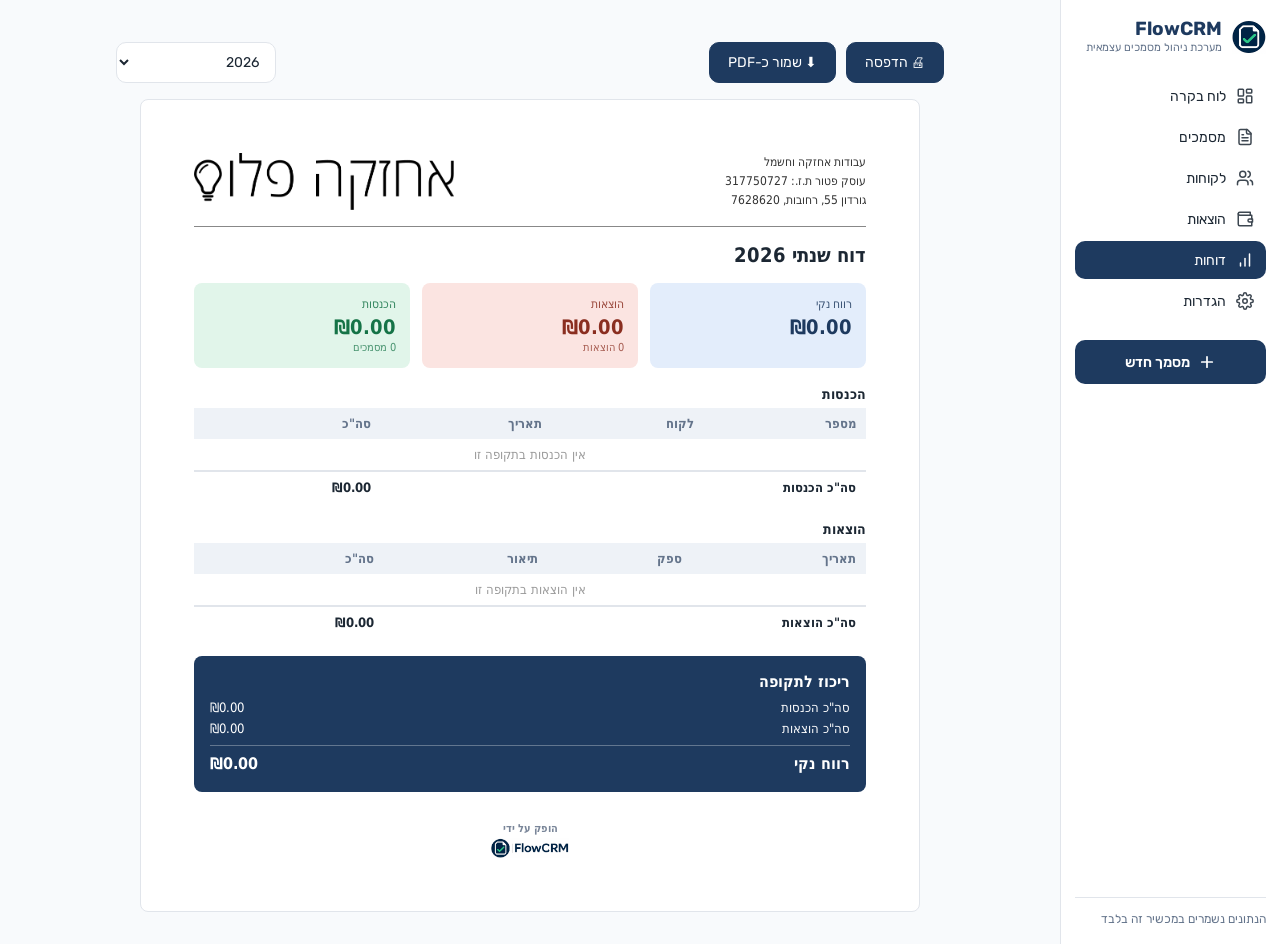
<file: reports.html>
<!DOCTYPE html>
<html lang="he" dir="rtl">
<head>
<meta charset="UTF-8">
<meta name="viewport" content="width=device-width, initial-scale=1, maximum-scale=1">
<title>דוחות - FlowCRM</title>
<link rel="preconnect" href="https://fonts.googleapis.com">
<link rel="preconnect" href="https://fonts.gstatic.com" crossorigin>
<link href="https://fonts.googleapis.com/css2?family=Rubik:wght@400;500;600;700;800&display=swap" rel="stylesheet">
<link rel="stylesheet" href="style.css">
<link rel="manifest" href="manifest.json">
<link rel="icon" href="icon-192.png">
<link rel="apple-touch-icon" href="icon-192.png">
<meta name="theme-color" content="#1e3a5f">
<style>
  .report-summary { display: grid; grid-template-columns: repeat(3, 1fr); gap: 12px; margin: 16px 0; }
  .report-summary .box { border-radius: 8px; padding: 14px; }
  .report-summary .box .label { font-size: 12px; opacity: .85; }
  .report-summary .box .value { font-size: 20px; font-weight: 800; margin: 4px 0 2px; }
  .report-summary .box .sub { font-size: 11px; opacity: .75; }
  .box-net { background: #e3edfb; color: #1e3a5f; }
  .box-expense { background: #fbe4e1; color: #8a2e20; }
  .box-income { background: #e1f5ea; color: #157347; }
  .report-section-title { font-weight: 700; font-size: 14px; margin: 18px 0 4px; }
  .concentration-box { background: var(--navy); color: #fff; border-radius: 8px; padding: 16px; margin-top: 18px; }
  .concentration-box .row { display: flex; justify-content: space-between; padding: 3px 0; font-size: 13px; }
  .concentration-box .row.total { font-weight: 800; font-size: 16px; border-top: 1px solid rgba(255,255,255,.3); margin-top: 6px; padding-top: 8px; }
  @media print {
    .report-summary .box, .concentration-box { -webkit-print-color-adjust: exact; print-color-adjust: exact; }
  }
</style>
</head>
<body>
<div class="app-shell">
  <div class="main" style="max-width:900px;">
    <div class="btn-row no-print" style="justify-content:space-between;margin-bottom:16px;">
      <div class="btn-row" style="margin:0;">
        <button class="btn btn-primary" id="printBtn">🖨 הדפסה</button>
        <button class="btn btn-primary" id="savePdfBtn">⬇ שמור כ-PDF</button>
      </div>
      <div class="field" style="max-width:140px;">
        <select id="yearSelect"></select>
      </div>
    </div>

    <div class="print-page" id="printPage">
      <div class="print-header">
        <div class="biz-details" id="bizDetails"></div>
        <div id="bizLogoWrap"></div>
      </div>
      <div class="print-title" id="reportTitle" style="text-align:right;margin-top:6px;">דוח שנתי</div>

      <div class="report-summary">
        <div class="box box-net">
          <div class="label">רווח נקי</div>
          <div class="value" id="netValue">₪0.00</div>
        </div>
        <div class="box box-expense">
          <div class="label">הוצאות</div>
          <div class="value" id="expenseValue">₪0.00</div>
          <div class="sub" id="expenseCount">0 הוצאות</div>
        </div>
        <div class="box box-income">
          <div class="label">הכנסות</div>
          <div class="value" id="incomeValue">₪0.00</div>
          <div class="sub" id="incomeCount">0 מסמכים</div>
        </div>
      </div>

      <div class="report-section-title">הכנסות</div>
      <table class="data-table">
        <thead><tr><th>מספר</th><th>לקוח</th><th>תאריך</th><th>סה"כ</th></tr></thead>
        <tbody id="incomeRows"></tbody>
        <tfoot><tr><td colspan="3">סה"כ הכנסות</td><td id="incomeTotalCell"></td></tr></tfoot>
      </table>

      <div class="report-section-title">הוצאות</div>
      <table class="data-table">
        <thead><tr><th>תאריך</th><th>ספק</th><th>תיאור</th><th>סה"כ</th></tr></thead>
        <tbody id="expenseRows"></tbody>
        <tfoot><tr><td colspan="3">סה"כ הוצאות</td><td id="expenseTotalCell"></td></tr></tfoot>
      </table>

      <div class="concentration-box">
        <div style="font-weight:700;margin-bottom:6px;">ריכוז לתקופה</div>
        <div class="row"><span>סה"כ הכנסות</span><span id="concIncome"></span></div>
        <div class="row"><span>סה"כ הוצאות</span><span id="concExpense"></span></div>
        <div class="row total"><span>רווח נקי</span><span id="concNet"></span></div>
      </div>

      <!-- Footer TEMPLATE — both buttons reflow into #paginatedOutput
           before printing/exporting (see pdf-export.js), cloning this
           onto the bottom of every generated page. -->
      <div class="print-footer" id="printFooter">
        <div class="print-footer-brand">
          <div class="footer-caption">הופק על ידי</div>
          <img class="footer-logo" src="logo-full.png" alt="FlowCRM">
        </div>
        <div class="print-footer-page-num" id="footerPageNum"></div>
      </div>
    </div>

    <div id="paginatedOutput"></div>
  </div>
</div>

<script src="html2canvas.min.js"></script>
<script src="jspdf.umd.min.js"></script>
<script src="pdf-export.js"></script>
<script src="app.js"></script>
<script src="drive-sync.js"></script>
<script>
mountShell("reports.html");
const settings = DB.getSettings();

document.getElementById("bizLogoWrap").innerHTML =
  `<img class="biz-logo" src="${settings.companyLogo || "company-logo-default.png"}" alt="${settings.companyName}">`;
document.getElementById("bizDetails").innerHTML = `
  ${settings.companyTagline}<br>
  ${settings.companyDealerType} ת.ז.: ${settings.companyTaxId}<br>
  ${settings.companyAddress}`;

function docTotal(d) {
  const subtotal = calcSubtotal(d.items || []);
  const tax = calcTax(subtotal, d.includeVat, settings.vatRate);
  return calcTotal(subtotal, tax);
}

function availableYears() {
  const docs = DB.getDocuments();
  const exps = DB.getExpenses();
  const years = new Set([new Date().getFullYear()]);
  docs.forEach(d => { if (d.issueDate) years.add(+d.issueDate.slice(0, 4)); });
  exps.forEach(e => { if (e.date) years.add(+e.date.slice(0, 4)); });
  return [...years].sort((a, b) => b - a);
}

const yearSelect = document.getElementById("yearSelect");
availableYears().forEach(y => {
  const opt = document.createElement("option");
  opt.value = y; opt.textContent = y;
  yearSelect.appendChild(opt);
});
yearSelect.value = new Date().getFullYear();
yearSelect.addEventListener("change", renderReport);

function renderReport() {
  const year = yearSelect.value;
  document.getElementById("reportTitle").textContent = `דוח שנתי ${year}`;

  const income = DB.getDocuments()
    .filter(d => d.status === "closed" && !d.isCanceled && (d.docType === "invoice" || d.docType === "receipt"))
    .filter(d => d.issueDate && d.issueDate.startsWith(String(year)))
    .sort((a, b) => (a.issueDate || "").localeCompare(b.issueDate || ""));
  const expenses = DB.getExpenses()
    .filter(e => e.date && e.date.startsWith(String(year)))
    .sort((a, b) => (a.date || "").localeCompare(b.date || ""));

  const incomeTotal = income.reduce((s, d) => s + docTotal(d), 0);
  const expenseTotal = expenses.reduce((s, e) => s + (e.amount || 0), 0);
  const net = incomeTotal - expenseTotal;

  document.getElementById("netValue").textContent = money(net);
  document.getElementById("expenseValue").textContent = money(expenseTotal);
  document.getElementById("expenseCount").textContent = `${expenses.length} הוצאות`;
  document.getElementById("incomeValue").textContent = money(incomeTotal);
  document.getElementById("incomeCount").textContent = `${income.length} מסמכים`;

  document.getElementById("incomeRows").innerHTML = income.length
    ? income.map(d => `<tr><td>${d.docNumber}</td><td>${d.clientName || ""}</td><td>${formatDateHe(d.issueDate)}</td><td>${money(docTotal(d))}</td></tr>`).join("")
    : `<tr><td colspan="4" style="text-align:center;color:#999;">אין הכנסות בתקופה זו</td></tr>`;
  document.getElementById("incomeTotalCell").textContent = money(incomeTotal);

  document.getElementById("expenseRows").innerHTML = expenses.length
    ? expenses.map(e => `<tr><td>${formatDateHe(e.date)}</td><td>${e.supplier || ""}</td><td>${e.description || ""}</td><td>${money(e.amount || 0)}</td></tr>`).join("")
    : `<tr><td colspan="4" style="text-align:center;color:#999;">אין הוצאות בתקופה זו</td></tr>`;
  document.getElementById("expenseTotalCell").textContent = money(expenseTotal);

  document.getElementById("concIncome").textContent = money(incomeTotal);
  document.getElementById("concExpense").textContent = money(expenseTotal);
  document.getElementById("concNet").textContent = money(net);
}
renderReport();

document.getElementById("printBtn").addEventListener("click", async () => {
  try {
    await PdfExport.printDocument(
      document.getElementById("printPage"),
      document.getElementById("printFooter")
    );
  } catch (e) {
    window.print();
  }
});

document.getElementById("savePdfBtn").addEventListener("click", async () => {
  const btn = document.getElementById("savePdfBtn");
  const originalLabel = btn.textContent;
  btn.disabled = true;
  btn.textContent = "⏳ מכין PDF...";
  try {
    await PdfExport.exportAndSave({
      pageEl: document.getElementById("printPage"),
      footerEl: document.getElementById("printFooter"),
      // ASCII-only filename — see the comment on the same pattern in
      // view.html: Hebrew/mixed-script download filenames were not
      // reliably reported back by Chromium in testing.
      filename: `report-${yearSelect.value}.pdf`,
    });
  } catch (e) {
    alert("שגיאה ביצירת ה-PDF: " + (e && e.message ? e.message : e));
  } finally {
    btn.disabled = false;
    btn.textContent = originalLabel;
  }
});
</script>
</body>
</html>
</file>
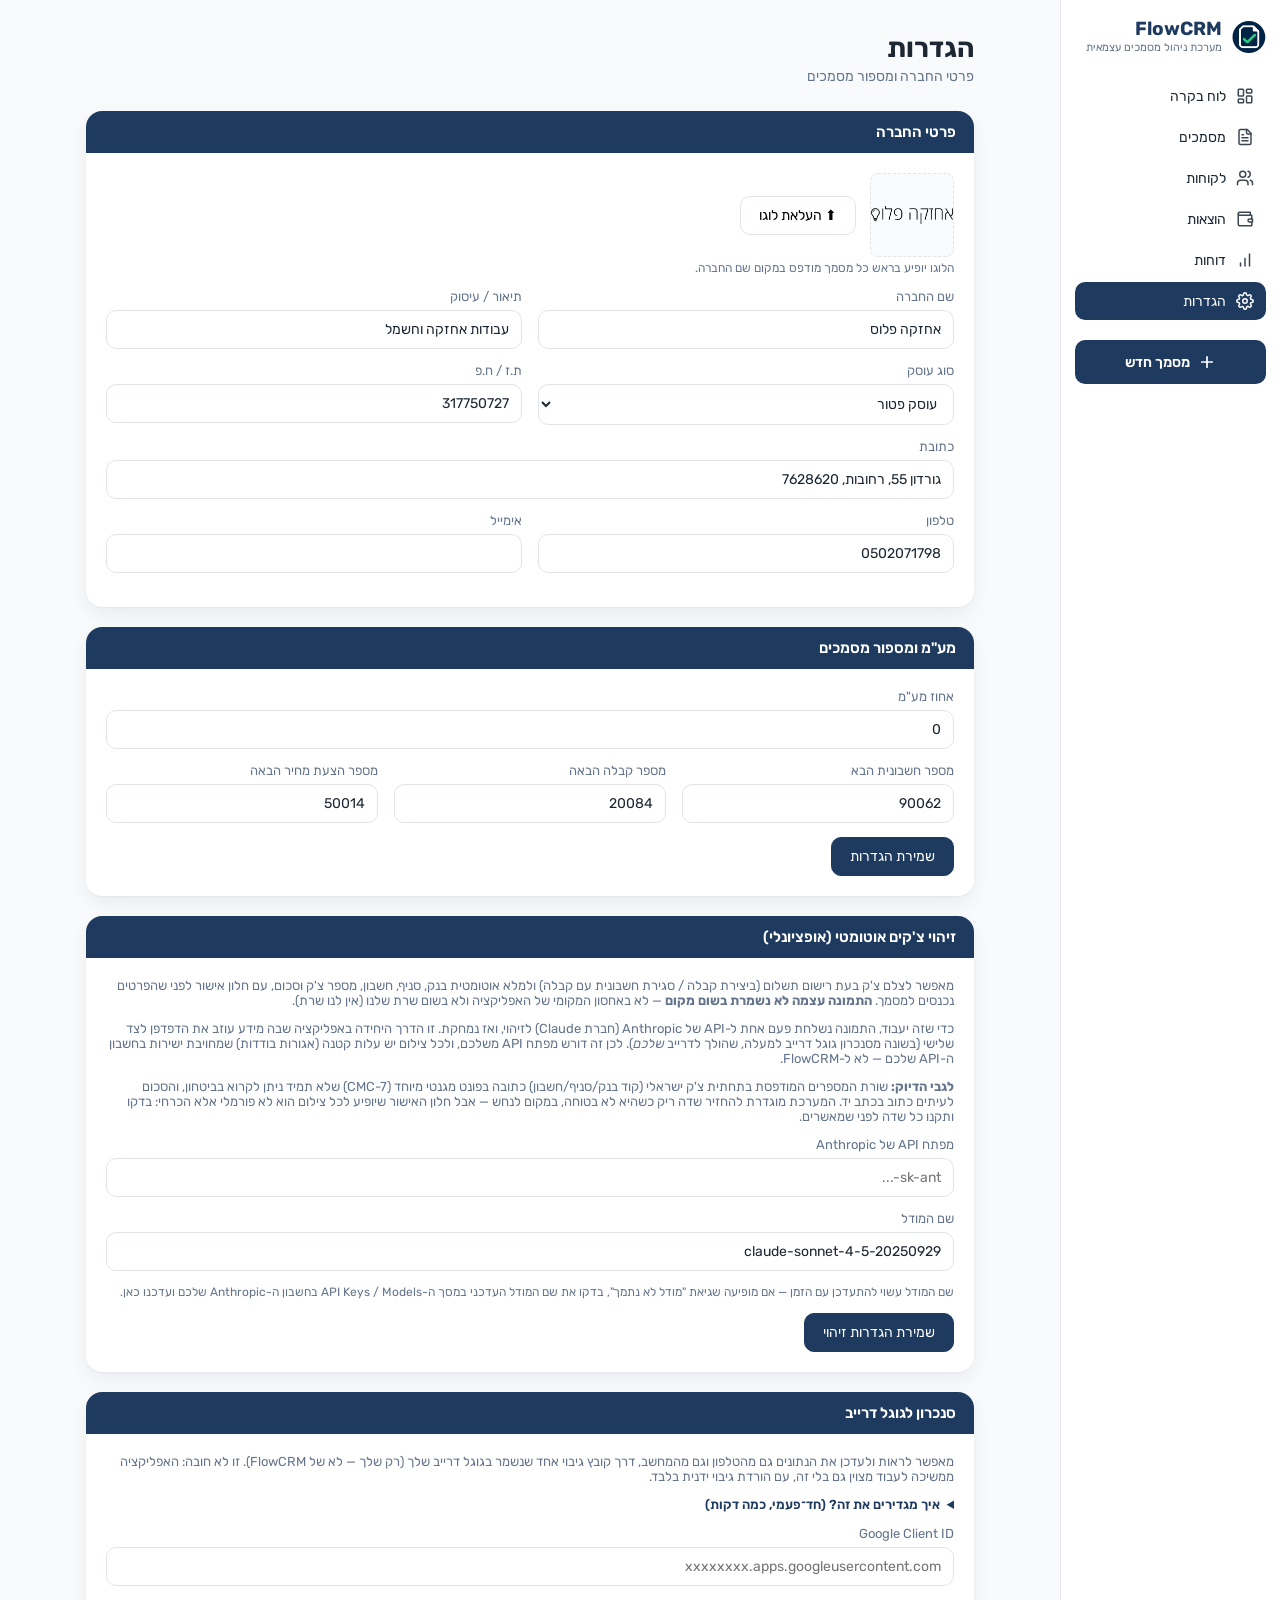
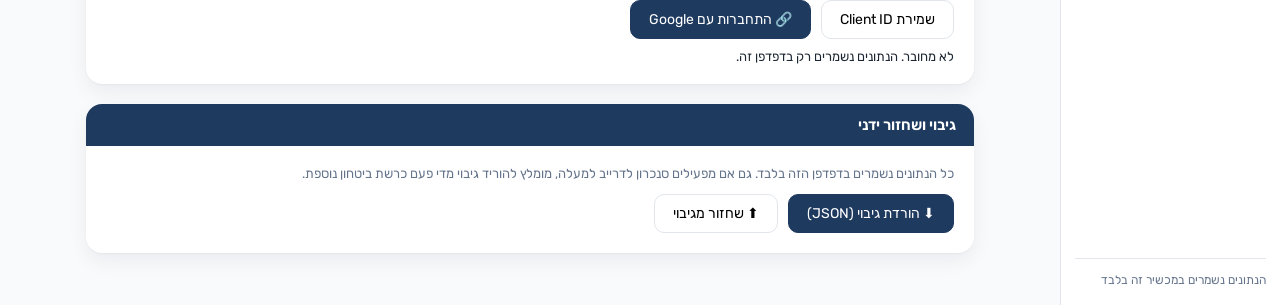
<file: settings.html>
<!DOCTYPE html>
<html lang="he" dir="rtl">
<head>
<meta charset="UTF-8">
<meta name="viewport" content="width=device-width, initial-scale=1, maximum-scale=1">
<title>הגדרות - FlowCRM</title>
<link rel="preconnect" href="https://fonts.googleapis.com">
<link rel="preconnect" href="https://fonts.gstatic.com" crossorigin>
<link href="https://fonts.googleapis.com/css2?family=Rubik:wght@400;500;600;700;800&display=swap" rel="stylesheet">
<link rel="stylesheet" href="style.css">
<link rel="manifest" href="manifest.json">
<link rel="icon" href="icon-192.png">
<link rel="apple-touch-icon" href="icon-192.png">
<meta name="theme-color" content="#1e3a5f">
</head>
<body>
<div class="app-shell">
  <div class="main">
    <h1 class="page-title">הגדרות</h1>
    <p class="page-subtitle">פרטי החברה ומספור מסמכים</p>

    <div class="card">
      <div class="section-bar">פרטי החברה</div>
      <div class="section-body">
        <div class="logo-upload">
          <div class="logo-preview" id="logoPreview"><span style="color:var(--text-muted);font-size:12px;">אין לוגו</span></div>
          <div class="btn-row" style="margin:0;">
            <button type="button" class="btn" id="uploadLogoBtn">⬆ העלאת לוגו</button>
            <button type="button" class="btn btn-danger" id="removeLogoBtn" style="display:none;">הסרת לוגו</button>
            <input type="file" id="logoFile" accept="image/*" style="display:none;">
          </div>
        </div>
        <p style="font-size:12px;color:var(--text-muted);margin:0 0 14px;">הלוגו יופיע בראש כל מסמך מודפס במקום שם החברה.</p>
        <div class="field-row">
          <div class="field"><label>שם החברה</label><input id="companyName"></div>
          <div class="field"><label>תיאור / עיסוק</label><input id="companyTagline"></div>
        </div>
        <div class="field-row">
          <div class="field"><label>סוג עוסק</label>
            <select id="companyDealerType">
              <option>עוסק פטור</option>
              <option>עוסק מורשה</option>
            </select>
          </div>
          <div class="field"><label>ת.ז / ח.פ</label><input id="companyTaxId"></div>
        </div>
        <div class="field-row">
          <div class="field" style="flex-basis:100%"><label>כתובת</label><input id="companyAddress"></div>
        </div>
        <div class="field-row">
          <div class="field"><label>טלפון</label><input id="companyPhone"></div>
          <div class="field"><label>אימייל</label><input id="companyEmail"></div>
        </div>
      </div>
    </div>

    <div class="card">
      <div class="section-bar">מע"מ ומספור מסמכים</div>
      <div class="section-body">
        <div class="field-row">
          <div class="field"><label>אחוז מע"מ</label><input id="vatRate" type="number" min="0" max="100"></div>
        </div>
        <div class="field-row">
          <div class="field"><label>מספר חשבונית הבא</label><input id="nextInvoiceNumber" type="number"></div>
          <div class="field"><label>מספר קבלה הבאה</label><input id="nextReceiptNumber" type="number"></div>
          <div class="field"><label>מספר הצעת מחיר הבאה</label><input id="nextQuoteNumber" type="number"></div>
        </div>
        <div class="btn-row"><button class="btn btn-primary" id="saveBtn">שמירת הגדרות</button></div>
      </div>
    </div>

    <div class="card">
      <div class="section-bar">זיהוי צ'קים אוטומטי (אופציונלי)</div>
      <div class="section-body">
        <p style="font-size:13px;color:var(--text-muted);margin-top:0;">
          מאפשר לצלם צ'ק בעת רישום תשלום (ביצירת קבלה / סגירת חשבונית עם קבלה) ולמלא אוטומטית בנק, סניף, חשבון, מספר צ'ק וסכום, עם חלון אישור לפני שהפרטים נכנסים למסמך. <b>התמונה עצמה לא נשמרת בשום מקום</b> — לא באחסון המקומי של האפליקציה ולא בשום שרת שלנו (אין לנו שרת).
        </p>
        <p style="font-size:13px;color:var(--text-muted);">
          כדי שזה יעבוד, התמונה נשלחת פעם אחת ל-API של Anthropic (חברת Claude) לזיהוי, ואז נמחקת. זו הדרך היחידה באפליקציה שבה מידע עוזב את הדפדפן לצד שלישי (בשונה מסנכרון גוגל דרייב למעלה, שהולך לדרייב <i>שלכם</i>). לכן זה דורש מפתח API משלכם, ולכל צילום יש עלות קטנה (אגורות בודדות) שמחויבת ישירות בחשבון ה-API שלכם — לא ל-FlowCRM.
        </p>
        <p style="font-size:13px;color:var(--text-muted);">
          <b>לגבי הדיוק:</b> שורת המספרים המודפסת בתחתית צ'ק ישראלי (קוד בנק/סניף/חשבון) כתובה בפונט מגנטי מיוחד (CMC-7) שלא תמיד ניתן לקרוא בביטחון, והסכום לעיתים כתוב בכתב יד. המערכת מוגדרת להחזיר שדה ריק כשהיא לא בטוחה, במקום לנחש — אבל חלון האישור שיופיע לכל צילום הוא לא פורמלי אלא הכרחי: בדקו ותקנו כל שדה לפני שמאשרים.
        </p>
        <div class="field-row">
          <div class="field" style="flex-basis:100%;">
            <label>מפתח API של Anthropic</label>
            <input id="anthropicApiKey" placeholder="sk-ant-..." autocomplete="off" spellcheck="false">
          </div>
        </div>
        <div class="field-row">
          <div class="field" style="flex-basis:100%;">
            <label>שם המודל</label>
            <input id="anthropicModel" placeholder="claude-sonnet-4-5-20250929" autocomplete="off" spellcheck="false">
          </div>
        </div>
        <p style="font-size:12px;color:var(--text-muted);margin:0 0 14px;">
          שם המודל עשוי להתעדכן עם הזמן — אם מופיעה שגיאת "מודל לא נתמך", בדקו את שם המודל העדכני במסך ה-API Keys / Models בחשבון ה-Anthropic שלכם ועדכנו כאן.
        </p>
        <div class="btn-row"><button class="btn btn-primary" id="saveCheckOcrBtn">שמירת הגדרות זיהוי</button></div>
      </div>
    </div>

    <div class="card">
      <div class="section-bar">סנכרון לגוגל דרייב</div>
      <div class="section-body">
        <p style="font-size:13px;color:var(--text-muted);margin-top:0;">
          מאפשר לראות ולעדכן את הנתונים גם מהטלפון וגם מהמחשב, דרך קובץ גיבוי אחד שנשמר בגוגל דרייב שלך (רק שלך — לא של FlowCRM). זו לא חובה: האפליקציה ממשיכה לעבוד מצוין גם בלי זה, עם הורדת גיבוי ידנית בלבד.
        </p>
        <details id="driveSetupDetails" style="margin-bottom:14px;">
          <summary style="cursor:pointer;font-size:13px;font-weight:600;color:var(--navy);">איך מגדירים את זה? (חד־פעמי, כמה דקות)</summary>
          <ol style="font-size:13px;color:var(--text-muted);line-height:1.8;padding-inline-start:20px;margin:10px 0 0;">
            <li>כנסו ל־<a href="https://console.cloud.google.com/" target="_blank" rel="noopener">console.cloud.google.com</a> עם חשבון הגוגל שלכם ולחצו "צור פרויקט" (New Project) — כל שם, למשל "FlowCRM".</li>
            <li>בתפריט: APIs &amp; Services &gt; OAuth consent screen. בחרו External, מלאו שם אפליקציה ואימייל, שמרו (אין צורך לשלוח לאישור גוגל — מספיק שהחשבון שלכם רשום כ"בודק/Test user" באותו מסך).</li>
            <li>APIs &amp; Services &gt; Library — חפשו "Google Drive API" ולחצו Enable.</li>
            <li>APIs &amp; Services &gt; Credentials &gt; Create Credentials &gt; OAuth client ID. סוג: Web application.</li>
            <li>תחת "Authorized JavaScript origins" הוסיפו את הכתובת המדויקת שבה האתר רץ (למשל <code>https://glidingforce.github.io</code>) — בלי סלאש בסוף.</li>
            <li>לחצו Create — תקבלו "Client ID" שנראה כמו <code>123...apps.googleusercontent.com</code>. הוא לא סודי; הדביקו אותו כאן למטה.</li>
          </ol>
        </details>
        <div class="field-row">
          <div class="field" style="flex-basis:100%;">
            <label>Google Client ID</label>
            <input id="googleClientId" placeholder="xxxxxxxx.apps.googleusercontent.com">
          </div>
        </div>
        <div class="btn-row">
          <button class="btn" id="saveClientIdBtn">שמירת Client ID</button>
          <button class="btn btn-primary" id="driveConnectBtn">🔗 התחברות עם Google</button>
          <button class="btn btn-danger" id="driveDisconnectBtn" style="display:none;">ניתוק</button>
          <button class="btn" id="driveSyncNowBtn" style="display:none;">🔄 סנכרן עכשיו</button>
        </div>
        <p id="driveStatus" style="font-size:13px;color:var(--text-muted);margin:10px 0 0;"></p>
      </div>
    </div>

    <div class="card">
      <div class="section-bar">גיבוי ושחזור ידני</div>
      <div class="section-body">
        <p style="font-size:13px;color:var(--text-muted);margin-top:0;">
          כל הנתונים נשמרים בדפדפן הזה בלבד. גם אם מפעילים סנכרון לדרייב למעלה, מומלץ להוריד גיבוי מדי פעם כרשת ביטחון נוספת.
        </p>
        <div class="btn-row">
          <button class="btn btn-primary" id="exportBtn">⬇ הורדת גיבוי (JSON)</button>
          <button class="btn" id="importBtn">⬆ שחזור מגיבוי</button>
          <input type="file" id="importFile" accept="application/json" style="display:none;">
        </div>
      </div>
    </div>
  </div>
</div>

<script src="app.js"></script>
<script src="drive-sync.js"></script>
<script>
mountShell("settings.html");
const s = DB.getSettings();

function renderLogoPreview() {
  const cur = DB.getSettings();
  const preview = document.getElementById("logoPreview");
  const removeBtn = document.getElementById("removeLogoBtn");
  // Falls back to the default אחזקה פלוס logo baked into the app (not
  // stored in localStorage) until a custom logo is uploaded here.
  preview.innerHTML = `<img src="${cur.companyLogo || "company-logo-default.png"}" alt="לוגו">`;
  removeBtn.style.display = cur.companyLogo ? "" : "none";
}
renderLogoPreview();

document.getElementById("uploadLogoBtn").addEventListener("click", () => document.getElementById("logoFile").click());
document.getElementById("logoFile").addEventListener("change", async (e) => {
  const file = e.target.files[0];
  if (!file) return;
  try {
    const { dataUrl } = await fileToStoredDataURL(file, 500, 0.9);
    const cur = DB.getSettings();
    cur.companyLogo = dataUrl;
    DB.saveSettings(cur);
    renderLogoPreview();
    toast("הלוגו הועלה");
  } catch (err) {
    alert("שגיאה בהעלאת הלוגו");
  }
});
document.getElementById("removeLogoBtn").addEventListener("click", () => {
  const cur = DB.getSettings();
  cur.companyLogo = null;
  DB.saveSettings(cur);
  renderLogoPreview();
});

document.getElementById("companyName").value = s.companyName;
document.getElementById("companyTagline").value = s.companyTagline;
document.getElementById("companyDealerType").value = s.companyDealerType;
document.getElementById("companyTaxId").value = s.companyTaxId;
document.getElementById("companyAddress").value = s.companyAddress;
document.getElementById("companyPhone").value = s.companyPhone;
document.getElementById("companyEmail").value = s.companyEmail;
document.getElementById("vatRate").value = s.vatRate;
document.getElementById("nextInvoiceNumber").value = s.nextInvoiceNumber;
document.getElementById("nextReceiptNumber").value = s.nextReceiptNumber;
document.getElementById("nextQuoteNumber").value = s.nextQuoteNumber;
document.getElementById("anthropicApiKey").value = s.anthropicApiKey || "";
document.getElementById("anthropicModel").value = s.anthropicModel || "claude-sonnet-4-5-20250929";

document.getElementById("saveCheckOcrBtn").addEventListener("click", () => {
  const updated = {
    ...DB.getSettings(),
    anthropicApiKey: document.getElementById("anthropicApiKey").value.trim(),
    anthropicModel: document.getElementById("anthropicModel").value.trim() || "claude-sonnet-4-5-20250929",
  };
  DB.saveSettings(updated);
  toast("הגדרות הזיהוי נשמרו");
});

document.getElementById("saveBtn").addEventListener("click", () => {
  const updated = {
    ...DB.getSettings(),
    companyName: document.getElementById("companyName").value,
    companyTagline: document.getElementById("companyTagline").value,
    companyDealerType: document.getElementById("companyDealerType").value,
    companyTaxId: document.getElementById("companyTaxId").value,
    companyAddress: document.getElementById("companyAddress").value,
    companyPhone: document.getElementById("companyPhone").value,
    companyEmail: document.getElementById("companyEmail").value,
    vatRate: parseFloat(document.getElementById("vatRate").value) || 0,
    nextInvoiceNumber: parseInt(document.getElementById("nextInvoiceNumber").value) || 1,
    nextReceiptNumber: parseInt(document.getElementById("nextReceiptNumber").value) || 1,
    nextQuoteNumber: parseInt(document.getElementById("nextQuoteNumber").value) || 1,
  };
  DB.saveSettings(updated);
  toast("ההגדרות נשמרו");
});

document.getElementById("exportBtn").addEventListener("click", () => {
  const backup = {
    exportedAt: new Date().toISOString(),
    settings: DB.getSettings(),
    clients: DB.getClients(),
    documents: DB.getDocuments(),
    expenses: DB.getExpenses(),
  };
  const blob = new Blob([JSON.stringify(backup, null, 2)], { type: "application/json" });
  const url = URL.createObjectURL(blob);
  const a = document.createElement("a");
  a.href = url;
  a.download = `flowcrm-backup-${new Date().toISOString().slice(0,10)}.json`;
  a.click();
  URL.revokeObjectURL(url);
});

document.getElementById("importBtn").addEventListener("click", () => document.getElementById("importFile").click());
document.getElementById("importFile").addEventListener("change", (e) => {
  const file = e.target.files[0];
  if (!file) return;
  const reader = new FileReader();
  reader.onload = () => {
    try {
      const data = JSON.parse(reader.result);
      if (!confirm("שחזור גיבוי יחליף את כל הנתונים הקיימים בדפדפן זה. להמשיך?")) return;
      if (data.settings) DB.saveSettings(data.settings);
      if (data.clients) DB.saveClients(data.clients);
      if (data.documents) DB.saveDocuments(data.documents);
      if (data.expenses) DB.saveExpenses(data.expenses);
      toast("הגיבוי שוחזר בהצלחה");
      setTimeout(() => location.href = "index.html", 800);
    } catch (err) {
      alert("קובץ הגיבוי אינו תקין");
    }
  };
  reader.readAsText(file);
});

/* ---------------- Google Drive sync UI ---------------- */

document.getElementById("googleClientId").value = DriveSync.getClientId();

document.getElementById("saveClientIdBtn").addEventListener("click", () => {
  DriveSync.setClientId(document.getElementById("googleClientId").value);
  toast("ה-Client ID נשמר");
});

document.getElementById("driveConnectBtn").addEventListener("click", async () => {
  const id = document.getElementById("googleClientId").value.trim();
  if (!id) { alert("יש להדביק ולשמור Client ID קודם (ראו הוראות למעלה)"); return; }
  DriveSync.setClientId(id);
  const btn = document.getElementById("driveConnectBtn");
  btn.disabled = true;
  btn.textContent = "מתחבר...";
  try {
    await DriveSync.connect();
    toast("התחברת לגוגל דרייב, הסנכרון פעיל");
  } catch (e) {
    alert("ההתחברות נכשלה: " + e.message);
  } finally {
    btn.disabled = false;
    btn.textContent = "🔗 התחברות עם Google";
    renderDriveStatus();
  }
});

document.getElementById("driveDisconnectBtn").addEventListener("click", () => {
  if (!confirm("ניתוק יעצור את הסנכרון האוטומטי בדפדפן זה. קובץ הגיבוי יישאר בדרייב שלך. להמשיך?")) return;
  DriveSync.disconnect();
  renderDriveStatus();
});

document.getElementById("driveSyncNowBtn").addEventListener("click", async () => {
  const btn = document.getElementById("driveSyncNowBtn");
  btn.disabled = true;
  btn.textContent = "מסנכרן...";
  try {
    // interactive:true because this call is directly inside a click — a
    // Google popup is allowed to open here if a fresh token is needed.
    await DriveSync.syncNow({ interactive: true });
    toast("הסנכרון הושלם");
  } catch (e) {
    alert("הסנכרון נכשל: " + e.message);
  } finally {
    btn.disabled = false;
    btn.textContent = "🔄 סנכרן עכשיו";
    renderDriveStatus();
  }
});

function renderDriveStatus() {
  const st = DriveSync.getStatus();
  document.getElementById("driveConnectBtn").style.display = st.connected ? "none" : "";
  document.getElementById("driveDisconnectBtn").style.display = st.connected ? "" : "none";
  document.getElementById("driveSyncNowBtn").style.display = st.connected ? "" : "none";
  const statusEl = document.getElementById("driveStatus");
  if (!st.connected) {
    statusEl.style.color = "";
    statusEl.textContent = "לא מחובר. הנתונים נשמרים רק בדפדפן זה.";
  } else if (st.needsReconnect) {
    // Routine, not an error: the ~1h token expired while the app sat idle.
    // No popup was attempted automatically on purpose — click to resume.
    statusEl.style.color = "";
    statusEl.textContent = "החיבור פג (זה קורה אחרי כשעה של חוסר פעילות) — לחצו \"סנכרן עכשיו\" כדי להמשיך."
      + (st.lastSync ? " סונכרן לאחרונה ב-" + new Date(st.lastSync).toLocaleString("he-IL") + "." : "");
  } else if (st.lastError) {
    statusEl.textContent = "מחובר, אך הסנכרון האחרון נכשל: " + st.lastError;
    statusEl.style.color = "var(--danger, #ef4444)";
  } else {
    statusEl.style.color = "";
    statusEl.textContent = st.lastSync
      ? "מחובר. סונכרן לאחרונה ב-" + new Date(st.lastSync).toLocaleString("he-IL")
      : "מחובר. מסנכרן...";
  }
}
DriveSync.onStatusChange(renderDriveStatus);
renderDriveStatus();
</script>
</body>
</html>
</file>
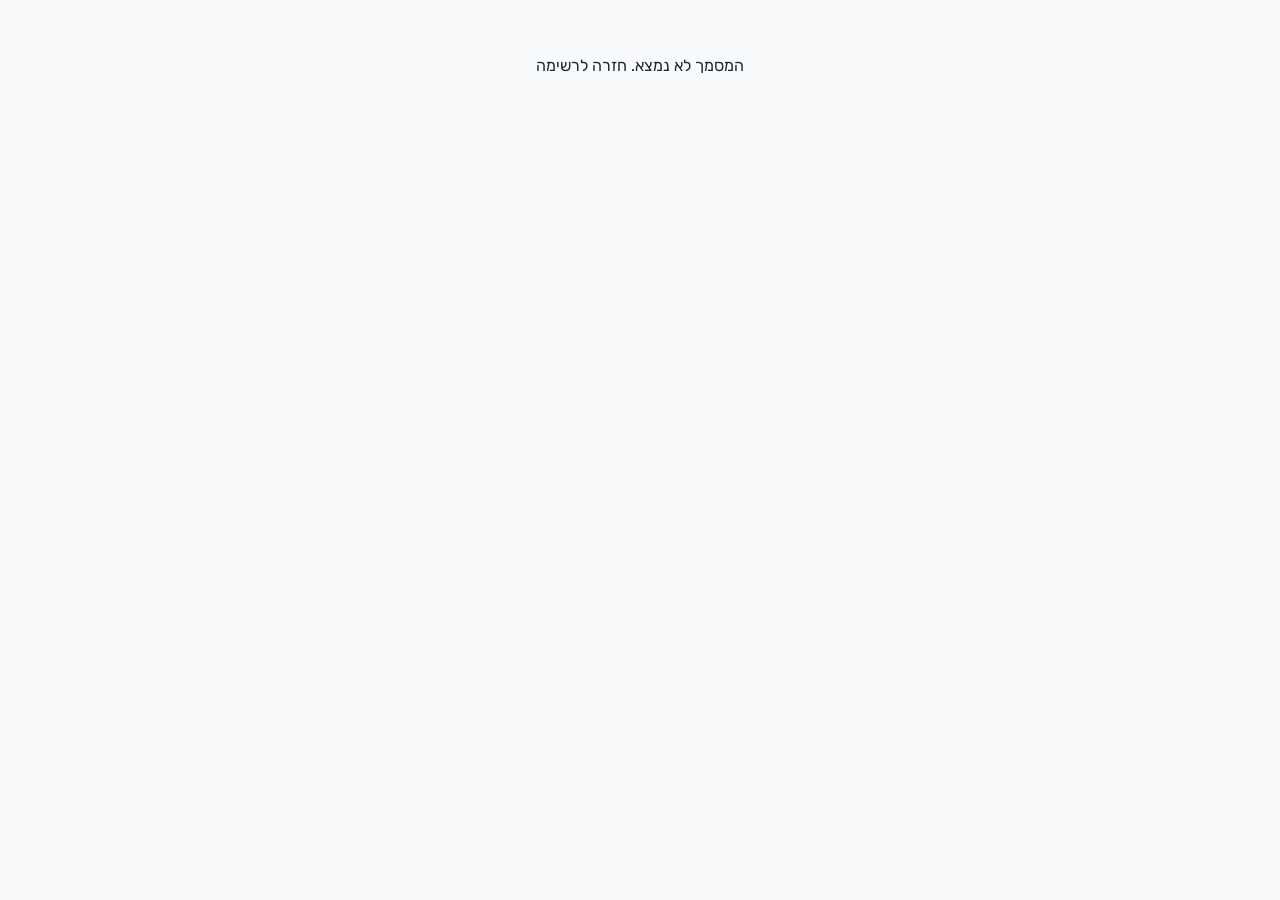
<file: view.html>
<!DOCTYPE html>
<html lang="he" dir="rtl">
<head>
<meta charset="UTF-8">
<meta name="viewport" content="width=device-width, initial-scale=1, maximum-scale=1">
<title>תצוגת מסמך - FlowCRM</title>
<link rel="preconnect" href="https://fonts.googleapis.com">
<link rel="preconnect" href="https://fonts.gstatic.com" crossorigin>
<link href="https://fonts.googleapis.com/css2?family=Rubik:wght@400;500;600;700;800&display=swap" rel="stylesheet">
<link rel="stylesheet" href="style.css">
<link rel="manifest" href="manifest.json">
<link rel="icon" href="icon-192.png">
<link rel="apple-touch-icon" href="icon-192.png">
<meta name="theme-color" content="#1e3a5f">
</head>
<body>
<div class="app-shell">
  <div class="main" style="max-width:900px;">
    <div class="no-print" id="previewBanner" style="display:none;background:#fef3c7;color:#92400e;padding:10px 14px;border-radius:8px;margin-bottom:14px;font-size:13px;font-weight:600;">
      📝 זוהי תצוגה מקדימה — המסמך עדיין לא נשמר. הוא יישמר רק אם תלחצו "שמור מסמך".
    </div>

    <div class="btn-row no-print" style="margin-bottom:16px;">
      <button class="btn btn-primary" id="printBtn">🖨 הדפסה</button>
      <button class="btn btn-primary" id="savePdfBtn">⬇ שמור כ-PDF</button>
      <button class="btn btn-success" id="saveDocBtn" style="display:none;">💾 שמור מסמך</button>
      <div class="dropdown-wrap" id="closeWithWrap" style="display:none;">
        <button type="button" class="btn btn-success" id="closeWithBtn">✓ סגור עם...</button>
        <div class="dropdown-menu" id="closeWithMenu"></div>
      </div>
      <button class="btn" id="editBtn">✏ עריכה</button>
      <button class="btn" id="shareBtn">📤 שתף</button>
      <a href="documents.html" class="btn btn-ghost" id="backToDocsLink">← חזרה למסמכים</a>
    </div>

    <div class="print-page" id="printPage" style="position:relative;">
      <div class="watermark" id="watermark" style="display:none;">מבוטל</div>

      <div class="print-header">
        <div class="biz-details" id="bizDetails"></div>
        <div id="bizLogoWrap"></div>
      </div>

      <div class="print-meta">
        <!-- "לכבוד" + the optional address line live in ONE flex child (not
             two siblings) for the same reason as the date/stamp column
             below: justify-content:space-between only works out evenly with
             exactly 2 flex children — a 3rd throws off the middle one's
             position depending on content length. -->
        <div class="to">
          <div>לכבוד: <b id="metaClient"></b></div>
          <div id="metaAddressRow" style="display:none;">כתובת: <span id="metaAddress"></span></div>
        </div>
        <!-- Date/note/stamp share ONE column (not three separate flex
             siblings) so they always sit together as a unit, stamp directly
             below the date text. A previous version made the stamp a 3rd
             flex sibling so justify-content:space-between would push it to
             the page's true left edge — but with only 3 items, space-between
             splits the leftover width around the MIDDLE item too, so the
             date text's position (and the gap between it and the stamp)
             shifted depending on how long the client name was — on a short
             name this drifted enough to look like the whole block "moved".
             Back to 2 flex items (לכבוד + this column) is what makes the
             layout deterministic again: this column always sits flush at
             the true left edge regardless of the client-name length, and
             the stamp stays glued to the date/note text inside it. -->
        <div style="text-align:left;">
          <div class="print-original-tag">[מקור]</div>
          <div>תאריך <span id="metaDate"></span></div>
          <div style="color:#666;">מסמך ממוחשב, חתום דיגיטלית</div>
          <img class="print-stamp" src="stamp.png" alt="מסמך מאומת - חתום דיגיטלית">
        </div>
      </div>

      <div class="print-title" id="docTitle"></div>
      <div class="print-subtitle" id="docSubject"></div>

      <div style="font-weight:600;font-size:13px;margin-bottom:4px;">פריטים:</div>
      <table class="print-table">
        <thead>
          <tr><th>פירוט</th><th>כמות</th><th>מחיר</th><th>סכום</th></tr>
        </thead>
        <tbody id="itemsRows"></tbody>
      </table>

      <div class="print-totals">
        <div class="row"><span>סה"כ חייב במע"מ:</span><span id="pSubtotal"></span></div>
        <div class="row"><span>מע"מ (<span id="pVatRate"></span>%):</span><span id="pVat"></span></div>
        <div class="row total"><span>סה"כ:</span><span id="pTotal"></span></div>
      </div>

      <div class="print-payment" id="paymentBlock" style="display:none;">
        <div style="font-weight:600;">פרטי תשלום:</div>
        <table>
          <thead><tr><th>תאריך</th><th>אמצעי תשלום</th><th>פרטים</th><th>סכום</th></tr></thead>
          <tbody id="paymentRows"></tbody>
        </table>
      </div>

      <div class="print-note" id="noteBlock" style="display:none;">
        <div style="font-weight:600;">הערה מצורפת:</div>
        <div id="noteText"></div>
      </div>

      <!-- This is the footer TEMPLATE. Both the 🖨 הדפסה and ⬇ שמור כ-PDF
           buttons reflow the document into #paginatedOutput below before
           doing anything else (see pdf-export.js) — that reflow clones
           this element onto the bottom of every generated page, pinned
           there with plain flexbox. This original copy is only ever
           seen directly if JS fails and printBtn falls back to a bare
           window.print() (see the print-page fallback rules in
           style.css). -->
      <div class="print-footer" id="printFooter">
        <div class="print-footer-brand">
          <div class="footer-caption">הופק על ידי</div>
          <img class="footer-logo" src="logo-full.png" alt="FlowCRM">
        </div>
        <!-- Filled in per generated page by Paginate.buildPageElement()
             (pdf-export.js) — "1/3", "2/3", etc. Absolutely positioned (see
             style.css) specifically so it adds zero height to the footer:
             the rest of this file's layout — and header/footer height in
             particular — was asked to stay exactly as it already was. Left
             empty here in the static template, so the rare true-fallback
             path (pagination JS itself fails, printBtn falls back to a bare
             window.print()) just shows no page number instead of a stale
             placeholder — no page count is known outside the pagination
             code that no longer ran. -->
        <div class="print-footer-page-num" id="footerPageNum"></div>
      </div>
    </div>

    <!-- Built fresh by Paginate.build() every time the document is
         printed or exported — a sequence of .printed-page boxes, each a
         real page with its own forced break and its own footer. Empty
         and hidden the rest of the time. -->
    <div id="paginatedOutput"></div>
  </div>
</div>

<script src="html2canvas.min.js"></script>
<script src="jspdf.umd.min.js"></script>
<script src="pdf-export.js"></script>
<script src="app.js"></script>
<script src="drive-sync.js"></script>
<script>
const params = new URLSearchParams(location.search);
// Preview mode: the doc came from create.html's "תצוגה מקדימה" button and
// was NEVER written to DB — it's sitting in sessionStorage instead,
// specifically so that just looking at a draft doesn't quietly create (or
// overwrite) a real saved document. isPreview + previewIsNew stay in scope
// for the save/discard logic further down.
const isPreview = params.get("preview") === "1";
let previewIsNew = false;
let doc;
if (isPreview) {
  let raw = null;
  try { raw = JSON.parse(sessionStorage.getItem("flowcrm_preview_doc") || "null"); } catch (e) {}
  if (!raw || !raw.doc) {
    document.body.innerHTML = "<p style='padding:40px;text-align:center'>אין תצוגה מקדימה זמינה (אולי רועננה הדף). <a href='documents.html'>חזרה לרשימה</a></p>";
    throw new Error("no preview doc");
  }
  doc = raw.doc;
  previewIsNew = !!raw.isNew;
} else {
  doc = DB.getDocument(params.get("id"));
  if (!doc) {
    document.body.innerHTML = "<p style='padding:40px;text-align:center'>המסמך לא נמצא. <a href='documents.html'>חזרה לרשימה</a></p>";
    throw new Error("doc not found");
  }
}
const settings = DB.getSettings();

document.getElementById("bizLogoWrap").innerHTML =
  `<img class="biz-logo" src="${settings.companyLogo || "company-logo-default.png"}" alt="${settings.companyName}">`;
document.getElementById("bizDetails").innerHTML = `
  ${settings.companyTagline}<br>
  ${settings.companyDealerType} ת.ז.: ${settings.companyTaxId}<br>
  ${settings.companyAddress}<br>
  טל: ${settings.companyPhone}`;

document.getElementById("metaClient").textContent = doc.clientName;
if (doc.clientAddress) {
  document.getElementById("metaAddress").textContent = doc.clientAddress;
  document.getElementById("metaAddressRow").style.display = "";
}
document.getElementById("metaDate").textContent = formatDateHe(doc.issueDate);
document.getElementById("docTitle").textContent = `${DOC_TYPES[doc.docType].label} מספר ${doc.docNumber}`;
document.getElementById("docSubject").textContent = doc.workSubject || "";
// Chrome's print dialog prints document.title (+ today's date) as its own
// header, and the page URL as its own footer, ON TOP of our layout — that's
// the extra title/date/link the browser adds, not something this page
// renders. Give it a clean title either way; the "Headers and footers"
// toggle in the print dialog's "More settings" turns that browser add-on off.
document.title = `${DOC_TYPES[doc.docType].label} ${doc.docNumber} - ${settings.companyName}`;

function escapeHtml(s) {
  return String(s).replace(/&/g, "&amp;").replace(/</g, "&lt;").replace(/>/g, "&gt;");
}
// An item's description can be multiple lines now (create.html's desc field
// is a textarea) — the first line prints as the normal item name, every
// line after it as a smaller, muted sub-detail (matching how a real
// multi-line service note — "found sensor X burned out", "replaced it",
// "tested the system" — prints on the original invoice this was modeled
// on: one bold line, the rest as indented detail underneath it).
function renderItemDesc(desc) {
  const lines = String(desc || "").split("\n").map(l => l.trim()).filter(l => l !== "");
  if (lines.length === 0) return "";
  const [main, ...rest] = lines;
  const restHtml = rest.map(l => `<div class="item-desc-note">${escapeHtml(l)}</div>`).join("");
  return `<div class="item-desc-main">${escapeHtml(main)}</div>${restHtml}`;
}

const rowsHtml = doc.items.map(it => `
  <tr>
    <td>${renderItemDesc(it.desc)}</td>
    <td>${it.qty}</td>
    <td>${money(it.price)}</td>
    <td>${money(calcLineTotal(it))}</td>
  </tr>`).join("");
document.getElementById("itemsRows").innerHTML = rowsHtml || `<tr><td colspan="4" style="text-align:center;color:#999;">אין פריטים</td></tr>`;

const subtotal = calcSubtotal(doc.items);
const tax = calcTax(subtotal, doc.includeVat, settings.vatRate);
const total = calcTotal(subtotal, tax);
document.getElementById("pSubtotal").textContent = money(subtotal);
document.getElementById("pVatRate").textContent = doc.includeVat ? settings.vatRate : "0";
document.getElementById("pVat").textContent = money(tax);
document.getElementById("pTotal").textContent = money(total);

if (doc.docType === "receipt" && doc.payments && doc.payments.length) {
  document.getElementById("paymentBlock").style.display = "";
  document.getElementById("paymentRows").innerHTML = doc.payments.map(p => `
    <tr>
      <td>${formatDateHe(p.date)}</td>
      <td>${p.method}</td>
      <td>${formatPaymentFields(p.method, p.fields) || "-"}</td>
      <td>${money(p.amount || 0)}</td>
    </tr>`).join("");
}
if (doc.noteBody) {
  document.getElementById("noteBlock").style.display = "";
  document.getElementById("noteText").textContent = doc.noteBody;
}
if (doc.isCanceled) {
  document.getElementById("watermark").style.display = "block";
}

document.getElementById("printBtn").addEventListener("click", async () => {
  try {
    await PdfExport.printDocument(
      document.getElementById("printPage"),
      document.getElementById("printFooter")
    );
  } catch (e) {
    // Fall back to a plain print if the pagination JS itself failed for
    // some reason — worse footer placement, but still a working print.
    window.print();
  }
});

document.getElementById("savePdfBtn").addEventListener("click", async () => {
  const btn = document.getElementById("savePdfBtn");
  const originalLabel = btn.textContent;
  btn.disabled = true;
  btn.textContent = "⏳ מכין PDF...";
  try {
    await PdfExport.exportAndSave({
      pageEl: document.getElementById("printPage"),
      footerEl: document.getElementById("printFooter"),
      // ASCII-only filename on purpose: Chromium's headless download
      // interception (confirmed via Playwright, even for a plain
      // server Content-Disposition header) reports Hebrew/mixed-script
      // download filenames as the generic "download" instead of the
      // real name. Couldn't confirm whether that also happens in a
      // real interactive browser, so this sidesteps the risk entirely
      // — the PDF's on-page content/title stays Hebrew, only the
      // saved file's name is Latin/numeric.
      filename: `${doc.docType}-${doc.docNumber}.pdf`,
    });
  } catch (e) {
    alert("שגיאה ביצירת ה-PDF: " + (e && e.message ? e.message : e));
  } finally {
    btn.disabled = false;
    btn.textContent = originalLabel;
  }
});

/* ---- Preview mode: nothing has been saved yet. "עריכה" goes back to the
   create form via browser history (not a fresh create.html?id=... load —
   there's no real id to load, this draft doesn't exist in DB) so whatever
   was typed is still there; "שמור מסמך" commits it for real; leaving via
   "חזרה למסמכים" asks first instead of silently discarding the draft. */
function persistPreviewDoc() {
  DB.upsertDocument(doc);
  if (previewIsNew) DB.bumpDocNumber(doc.docType, doc.docNumber);
  sessionStorage.removeItem("flowcrm_preview_doc");
}
if (isPreview) {
  document.getElementById("previewBanner").style.display = "";
  document.getElementById("saveDocBtn").style.display = "";
  document.getElementById("editBtn").addEventListener("click", () => history.back());
  document.getElementById("saveDocBtn").addEventListener("click", () => {
    persistPreviewDoc();
    toast("המסמך נשמר");
    location.href = "view.html?id=" + doc.id;
  });
  document.getElementById("backToDocsLink").addEventListener("click", (e) => {
    e.preventDefault();
    const wantsSave = confirm('המסמך הזה עדיין לא נשמר.\n\nאישור = שמירה ומעבר לרשימת המסמכים\nביטול = הישארות כאן (המסמך עדיין לא יישמר)');
    if (wantsSave) {
      persistPreviewDoc();
      location.href = "documents.html";
    }
    // Cancel: stay right here — nothing saved, nothing lost either.
  });
} else {
  document.getElementById("editBtn").addEventListener("click", () => location.href = "create.html?id=" + doc.id);
}

/* ---- "סגור עם..." — convert a quote into an invoice/receipt, or an
   invoice into a receipt. Cancelling/changing status is admin-only now
   (documents.html), so this is the only status-affecting action left here.
   Doesn't apply to an unsaved preview — there's nothing to convert yet. */
const CLOSE_WITH_OPTIONS = {
  quote: ["invoice", "receipt"],
  invoice: ["receipt"],
};
const closeOptions = !isPreview && !doc.isCanceled && doc.status !== "closed" ? (CLOSE_WITH_OPTIONS[doc.docType] || []) : [];
if (closeOptions.length) {
  const wrap = document.getElementById("closeWithWrap");
  const menu = document.getElementById("closeWithMenu");
  wrap.style.display = "";
  menu.innerHTML = closeOptions.map(t => `<button type="button" data-t="${t}">${DOC_TYPES[t].label}</button>`).join("");
  document.getElementById("closeWithBtn").addEventListener("click", () => menu.classList.toggle("open"));
  document.addEventListener("click", (e) => { if (!wrap.contains(e.target)) menu.classList.remove("open"); });
  menu.querySelectorAll("[data-t]").forEach(btn => btn.addEventListener("click", () => {
    const targetType = btn.dataset.t;
    if (!confirm(`ייווצר מסמך "${DOC_TYPES[targetType].label}" חדש עם אותם פרטי לקוח ופריטים, והמסמך הנוכחי (${DOC_TYPES[doc.docType].label}) יסומן כסגור. להמשיך?`)) return;
    const newDoc = {
      id: uid("doc"),
      docType: targetType,
      docNumber: DB.nextDocNumber(targetType),
      issueDate: new Date().toISOString().slice(0, 10),
      workSubject: doc.workSubject || "",
      clientId: doc.clientId || null,
      clientName: doc.clientName || "",
      clientAddress: doc.clientAddress || "",
      items: doc.items || [],
      includeVat: !!doc.includeVat,
      // A receipt is always "closed" (it IS the closing event) — same rule
      // create.html enforces via autoStatus(). Without this, a receipt
      // created here stayed "open" in the DB until/unless someone actually
      // hit "שמור מסמך" on the redirect screen — easy to miss, and a real
      // bug: a receipt is never supposed to be open.
      status: targetType === "receipt" ? "closed" : "open",
      payments: [],
      noteBody: doc.noteBody || "",
      isCanceled: false,
      convertedFrom: { id: doc.id, docType: doc.docType, docNumber: doc.docNumber },
      createdAt: new Date().toISOString(),
    };
    DB.upsertDocument(newDoc);
    DB.bumpDocNumber(targetType);
    doc.status = "closed";
    doc.convertedTo = { id: newDoc.id, docType: newDoc.docType, docNumber: newDoc.docNumber };
    DB.upsertDocument(doc);
    location.href = "create.html?id=" + newDoc.id;
  }));
}

document.getElementById("shareBtn").addEventListener("click", async () => {
  const text = `${DOC_TYPES[doc.docType].label} מספר ${doc.docNumber} עבור ${doc.clientName} - סה"כ ${money(total)}`;
  if (navigator.share) {
    try { await navigator.share({ title: document.title, text }); } catch (e) {}
  } else {
    window.location.href = "https://wa.me/?text=" + encodeURIComponent(text);
  }
});
</script>
</body>
</html>
</file>
<file: style.css>
@font-face {
  font-family: "DejaVu Sans Condensed";
  src: url("DejaVuSansCondensed.woff2") format("woff2");
  font-weight: 400;
  font-display: swap;
}
@font-face {
  font-family: "DejaVu Sans Condensed";
  src: url("DejaVuSansCondensed-Bold.woff2") format("woff2");
  font-weight: 700;
  font-display: swap;
}

:root {
  --navy: #1e3a5f;
  --navy-dark: #16293f;
  --blue-accent: #2f5d8a;
  --bg: #f8fafc;
  --card-bg: #ffffff;
  --border: #e1e5eb;
  --text: #1c2733;
  --text-muted: #64748b;
  --danger: #c0392b;
  --green: #1e8a5f;
  --purple: #7b4fa0;
  --radius: 16px;
  --radius-sm: 10px;
  /* Rubik (loaded from Google Fonts in each page's <head>) is the on-screen
     UI font — modern, and Rubik covers Hebrew glyphs cleanly. This is
     deliberately a DIFFERENT variable from the print stylesheet's font:
     printed documents keep the self-hosted DejaVu Sans Condensed
     (see .print-page below) so PDF generation still works byte-for-byte
     offline even if Google Fonts is unreachable — only the on-screen app
     chrome depends on the external font. */
  --font: "Rubik", "Assistant", "Segoe UI", Arial, "Noto Sans Hebrew", sans-serif;
  --font-print: "DejaVu Sans Condensed", "Segoe UI", Arial, "Noto Sans Hebrew", sans-serif;
  --shadow-card: 0 1px 2px rgba(15,23,42,0.04), 0 8px 20px rgba(15,23,42,0.06);
  --shadow-card-hover: 0 2px 4px rgba(15,23,42,0.05), 0 14px 32px rgba(15,23,42,0.10);
}

* { box-sizing: border-box; }

html, body {
  margin: 0;
  padding: 0;
  font-family: var(--font);
  background: var(--bg);
  color: var(--text);
  direction: rtl;
}

a { color: inherit; text-decoration: none; }

.app-shell {
  display: flex;
  min-height: 100vh;
}

/* ---------- Sidebar ----------
   White background, navy text/icons, and a solid navy "button" behind
   whichever nav item is active/hovered — this was flipped from an
   all-navy sidebar per explicit feedback (white panel, navy accents). */
.sidebar {
  width: 220px;
  background: #ffffff;
  color: var(--text);
  flex-shrink: 0;
  display: flex;
  flex-direction: column;
  padding: 18px 14px;
  border-inline-end: 1px solid var(--border);
}
.sidebar .brand-row {
  display: flex;
  align-items: center;
  gap: 10px;
  margin-bottom: 22px;
}
.sidebar .brand-icon {
  width: 34px;
  height: 34px;
  flex-shrink: 0;
  display: block;
}
.sidebar .brand-icon svg, .sidebar .brand-icon img { width: 100%; height: 100%; display: block; object-fit: contain; }
.sidebar .brand {
  font-size: 19px;
  font-weight: 700;
  line-height: 1.2;
  color: var(--navy);
}
.sidebar .brand-sub {
  font-size: 11px;
  color: var(--text-muted);
  line-height: 1.3;
}
.sidebar nav {
  display: flex;
  flex-direction: column;
  gap: 3px;
}
.sidebar nav a {
  display: flex;
  align-items: center;
  gap: 10px;
  padding: 10px 12px;
  border-radius: var(--radius-sm);
  font-size: 14px;
  color: var(--text);
  transition: background .12s;
}
.sidebar nav a svg { width: 18px; height: 18px; flex-shrink: 0; opacity: .85; }
.sidebar nav a.active,
.sidebar nav a:hover {
  background: var(--navy);
  color: #fff;
}
.sidebar nav a.active svg, .sidebar nav a:hover svg { opacity: 1; }
.sidebar .new-doc-btn {
  margin-top: 20px;
  display: flex;
  align-items: center;
  justify-content: center;
  gap: 8px;
  background: var(--navy);
  color: #fff;
  border: none;
  border-radius: var(--radius-sm);
  padding: 13px;
  font-size: 14px;
  font-weight: 600;
  text-align: center;
  cursor: pointer;
}
.sidebar .new-doc-btn svg { width: 18px; height: 18px; }
.sidebar .new-doc-btn:hover { background: var(--navy-dark); }
.sidebar .footer {
  margin-top: auto;
  font-size: 12px;
  color: var(--text-muted);
  padding-top: 14px;
  border-top: 1px solid var(--border);
}

/* mobile hamburger */
.hamburger {
  display: none;
  position: fixed;
  top: 12px;
  left: 12px;
  z-index: 50;
  background: var(--navy);
  color: #fff;
  border: none;
  border-radius: 8px;
  width: 40px;
  height: 40px;
  font-size: 18px;
  cursor: pointer;
}

.main {
  flex: 1;
  padding: 32px 36px;
  max-width: 960px;
  margin: 0 auto;
  width: 100%;
}

h1.page-title { font-size: 27px; font-weight: 700; margin: 0 0 4px; }
p.page-subtitle { color: var(--text-muted); margin: 0 0 26px; font-size: 14px; }

/* ---------- Cards / sections ---------- */
.card {
  background: var(--card-bg);
  border: none;
  border-radius: var(--radius);
  overflow: hidden;
  margin-bottom: 20px;
  box-shadow: var(--shadow-card);
}
.section-bar {
  background: var(--navy);
  color: #fff;
  padding: 12px 18px;
  font-size: 15px;
  font-weight: 600;
}
.section-body { padding: 20px; }

.field-row {
  display: flex;
  gap: 16px;
  flex-wrap: wrap;
  margin-bottom: 14px;
}
.field { flex: 1; min-width: 160px; display: flex; flex-direction: column; gap: 6px; }
.field label { font-size: 13px; color: var(--text-muted); }
.field input, .field select, .field textarea {
  border: 1px solid var(--border);
  border-radius: var(--radius-sm);
  padding: 10px 12px;
  font-size: 14px;
  font-family: inherit;
  background: #fff;
  color: var(--text);
}
.field textarea { resize: vertical; min-height: 60px; }

/* ---------- Buttons ---------- */
.btn {
  border: 1px solid var(--border);
  background: #fff;
  padding: 10px 18px;
  border-radius: var(--radius-sm);
  font-size: 14px;
  font-family: inherit;
  cursor: pointer;
  display: inline-flex;
  align-items: center;
  gap: 6px;
}
.btn svg { width: 15px; height: 15px; flex-shrink: 0; }
.btn-primary { background: var(--navy); color: #fff; border-color: var(--navy); }
.btn-primary:hover { background: var(--navy-dark); }
.btn-danger { color: var(--danger); border-color: var(--danger); background: #fff; }
.btn-success { background: #1e8a5f; color: #fff; border-color: #1e8a5f; }
.btn-success:hover { background: #176e4b; }
.btn-ghost { background: #fff; }
.btn-row { display: flex; gap: 10px; flex-wrap: wrap; margin-top: 10px; }

/* ---------- Dropdown menu (e.g. "סגור עם...") ---------- */
.dropdown-wrap { position: relative; }
.dropdown-menu {
  display: none; position: absolute; top: calc(100% + 4px); right: 0; z-index: 30;
  background: #fff; border: 1px solid var(--border); border-radius: 8px;
  box-shadow: 0 6px 20px rgba(20,30,50,0.15); min-width: 160px; overflow: hidden;
}
.dropdown-menu.open { display: block; }
.dropdown-menu button {
  display: block; width: 100%; text-align: right; padding: 10px 14px; border: none; background: #fff;
  font-size: 14px; font-family: inherit; cursor: pointer; color: var(--text);
}
.dropdown-menu button:hover { background: #eef2f7; }
.dropdown-menu button + button { border-top: 1px solid var(--border); }
.icon-btn {
  border: none; background: transparent; cursor: pointer; font-size: 16px; color: var(--text-muted);
}
.icon-btn.danger { color: var(--danger); }

/* ---------- Line items table ---------- */
table.items-table { width: 100%; border-collapse: collapse; }
table.items-table th, table.items-table td { padding: 8px 6px; font-size: 13px; text-align: right; }
table.items-table thead th { background: #eef2f7; color: var(--text-muted); font-weight: 600; border-bottom: 1px solid var(--border); }
table.items-table tbody td { border-bottom: 1px solid var(--border); }
table.items-table input, table.items-table textarea {
  width: 100%; border: 1px solid var(--border); border-radius: 6px; padding: 6px 8px; font-family: inherit;
}
table.items-table textarea { resize: vertical; min-height: 34px; line-height: 1.4; }
.add-line-btn { margin-bottom: 12px; }

.totals-box {
  background: #eef4fb;
  border-radius: 8px;
  padding: 14px 16px;
  margin-top: 10px;
  font-size: 14px;
}
.totals-box .row { display: flex; justify-content: space-between; padding: 3px 0; }
.totals-box .row.total { font-weight: 700; font-size: 17px; border-top: 1px solid #c9d8ea; margin-top: 6px; padding-top: 8px; }

/* ---------- Dashboard cards ---------- */
.stat-grid {
  display: grid;
  grid-template-columns: repeat(4, 1fr);
  gap: 16px;
  margin-bottom: 16px;
}
.stat-card {
  background: var(--card-bg);
  border: none;
  border-radius: var(--radius);
  padding: 20px;
  display: flex;
  align-items: center;
  gap: 16px;
  box-shadow: var(--shadow-card);
  transition: box-shadow .15s, transform .15s;
}
.stat-card:hover { box-shadow: var(--shadow-card-hover); transform: translateY(-2px); }
.stat-card .num { font-size: 26px; font-weight: 700; letter-spacing: -0.01em; }
.stat-card .label { font-size: 12.5px; color: var(--text-muted); margin-top: 1px; }
.stat-card .icon {
  width: 48px; height: 48px; border-radius: 14px;
  display: flex; align-items: center; justify-content: center;
  flex-shrink: 0;
}
.stat-card .icon svg { width: 22px; height: 22px; }
.stat-grid-3 { grid-template-columns: repeat(3, 1fr); }
.stat-card-net .sub-breakdown {
  display: flex; gap: 10px; font-size: 11.5px; color: var(--text-muted); margin-top: 3px; flex-wrap: wrap;
}
.stat-card-net .sub-breakdown b { color: var(--text); font-weight: 600; }

/* document cards / list */
.doc-grid { display: grid; grid-template-columns: repeat(3, 1fr); gap: 16px; }
.doc-card {
  background: var(--card-bg); border: none; border-inline-start: 4px solid var(--border);
  border-radius: var(--radius);
  padding: 18px; position: relative;
  box-shadow: var(--shadow-card);
  transition: box-shadow .15s, transform .15s;
}
.doc-card:hover { box-shadow: var(--shadow-card-hover); transform: translateY(-2px); }
.doc-card.status-open { border-inline-start-color: #f59e0b; }
.doc-card.status-closed { border-inline-start-color: #22c55e; }
.doc-card.status-draft { border-inline-start-color: #ef4444; }
.doc-card.status-canceled { border-inline-start-color: #94a3b8; opacity: .7; }
.doc-card .doc-select { position: absolute; top: 12px; inset-inline-end: 12px; }
.doc-card .doc-select input { width: 18px; height: 18px; cursor: pointer; }
.badge {
  display: inline-block; font-size: 11px; padding: 4px 11px; border-radius: 20px; font-weight: 600; margin-left: 4px;
}
.badge-invoice { background: #dbeafe; color: #1d4ed8; }
.badge-receipt { background: #dcfce7; color: #15803d; }
.badge-quote { background: #f3e8ff; color: #7e22ce; }
.badge-open { background: #fef9c3; color: #92650a; }
.badge-closed { background: #e2e8f0; color: #475569; }
.badge-draft { background: #fee2e2; color: #b91c1c; }
.badge-canceled { background: #fecaca; color: #991b1b; }

.doc-card-head { display: flex; justify-content: space-between; align-items: flex-start; gap: 8px; }
.doc-card .amount { font-size: 20px; font-weight: 700; }
.doc-card .name { font-weight: 600; margin-top: 8px; }
.doc-card .meta { font-size: 12px; color: var(--text-muted); }
.doc-card-status {
  font-size: 12px; color: var(--text-muted); margin-top: 10px; padding-top: 10px;
  border-top: 1px solid var(--border);
}
.doc-card .actions { margin-top: 10px; display: flex; gap: 8px; }

.search-bar input {
  width: 100%; padding: 11px 14px; border: 1px solid var(--border); border-radius: 8px; font-size: 14px; font-family: inherit;
}
.tabs { display: flex; gap: 6px; margin: 12px 0; flex-wrap: wrap; }
.tabs button {
  border: 1px solid var(--border); background: #fff; padding: 7px 14px; border-radius: 20px; font-size: 13px; cursor: pointer;
}
.tabs button.active { background: var(--navy); color: #fff; border-color: var(--navy); }

.empty-state { text-align: center; padding: 40px 10px; color: var(--text-muted); }

/* ---------- Documents toolbar / admin bar ---------- */
.doc-toolbar { display: flex; gap: 10px; flex-wrap: wrap; margin-bottom: 14px; }
.admin-bar {
  display: flex; align-items: center; gap: 10px; flex-wrap: wrap;
  background: #fff7ed; border: 1px solid #fed7aa; border-radius: 8px; padding: 10px 14px; margin-bottom: 14px;
}
.admin-bar .count { font-weight: 700; font-size: 13px; color: #9a3412; }
.admin-bar select { border: 1px solid var(--border); border-radius: 6px; padding: 7px 10px; font-family: inherit; }

/* client cards */
.client-card {
  background: var(--card-bg); border: none; border-radius: var(--radius);
  padding: 18px; display: flex; justify-content: space-between; align-items: flex-start; margin-bottom: 14px;
  box-shadow: var(--shadow-card);
}
.client-card .actions { display: flex; gap: 8px; }
.client-card .name { font-weight: 700; margin-bottom: 4px; }
.client-card .meta { font-size: 13px; color: var(--text-muted); line-height: 1.7; }

/* toast */
#toast {
  position: fixed; bottom: 20px; left: 50%; transform: translateX(-50%);
  background: var(--navy-dark); color: #fff; padding: 10px 20px; border-radius: 8px; font-size: 14px;
  opacity: 0; pointer-events: none; transition: opacity .2s; z-index: 100;
}
#toast.show { opacity: 1; }

/* ---------- Print / invoice preview ---------- */
.print-page {
  /* Deliberately NOT var(--font) (Rubik, loaded from Google Fonts) — the
     printed document keeps the self-hosted DejaVu Sans Condensed so PDF
     generation stays byte-identical and works offline, independent of
     whether the external UI font loaded. Only the app chrome around it
     uses Rubik. */
  font-family: var(--font-print);
  background: #fff;
  width: 100%;
  max-width: 780px;
  margin: 0 auto;
  padding: 14mm;
  border: 1px solid var(--border);
  border-radius: 8px;
}
.print-header { display: flex; justify-content: space-between; align-items: flex-start; border-bottom: 1px solid #888; padding-bottom: 12px; margin-bottom: 16px; }
.print-header .biz-name { font-size: 30px; font-weight: 800; color: var(--navy); }
.print-header .biz-details { text-align: right; font-size: 12px; color: #333; line-height: 1.6; }
.print-meta { display: flex; justify-content: space-between; align-items: flex-start; margin-bottom: 14px; font-size: 13px; }
.print-meta .to b { font-size: 15px; }
.print-meta .to #metaAddressRow { font-size: 12px; color: #555; margin-top: 2px; }
.print-original-tag { color: #666; }
.print-title { text-align: center; font-size: 20px; font-weight: 700; margin: 10px 0 2px; }
.print-subtitle { text-align: center; font-size: 13px; color: #555; margin-bottom: 12px; }
.print-table { width: 100%; border-collapse: collapse; font-size: 12px; margin-bottom: 10px; border: 1px solid #000; }
.print-table th { background: #a7cae8; color: #000; padding: 7px 6px; text-align: center; font-weight: 700; border: 1px solid #000; }
.print-table td { padding: 7px 6px; border: 1px solid #000; text-align: center; }
.print-table td:first-child { text-align: right; }
/* Sub-detail lines within an item's description (see renderItemDesc() in
   view.html) — smaller and muted so they read as "notes under the item",
   not additional items. */
.print-table .item-desc-note { font-size: 10px; color: #777; margin-top: 2px; }
.print-totals { margin-inline-start: auto; width: 260px; font-size: 13px; }
.print-totals .row { display: flex; justify-content: space-between; padding: 3px 0; }
.print-totals .row.total { font-weight: 800; font-size: 16px; border-top: 1px solid #999; padding-top: 6px; margin-top: 4px; }
.print-payment, .print-note { margin-top: 14px; font-size: 12px; }
.print-payment table { width: 100%; border-collapse: collapse; margin-top: 4px; border: 1px solid #000; }
.print-payment th { background: #a7cae8; color: #000; padding: 5px; font-size: 11px; font-weight: 700; text-align: center; border: 1px solid #000; }
.print-payment td { padding: 5px; border: 1px solid #000; font-size: 11px; text-align: center; }
.print-payment td:nth-child(3) { text-align: right; } /* פרטים — the wide details column */
.print-footer { position: relative; text-align: center; font-size: 10px; color: #999; margin-top: 30px; }
.print-footer-brand {
  display: flex; flex-direction: column; align-items: center; justify-content: center; gap: 3px; margin-top: 6px;
}
.print-footer-brand .footer-caption { font-size: 11px; font-weight: 700; color: #7a8699; }
.print-footer-brand .footer-logo { height: 20px; width: auto; }
/* Absolutely positioned on purpose: this has to add zero height to the
   footer — filled in per generated page (idx/count) by
   Paginate.buildPageElement() in pdf-export.js. Right edge, vertically
   centered on the brand block next to it, matching where the "1/1" page
   count sits on the invoice this layout was matched against. */
.print-footer-page-num { position: absolute; top: 50%; right: 0; transform: translateY(-50%); font-size: 10px; color: #999; }
.watermark {
  position: absolute; top: 40%; left: 50%; transform: translate(-50%,-50%) rotate(-25deg);
  font-size: 70px; color: rgba(192,57,43,0.25); font-weight: 800; pointer-events: none; z-index: 5;
}

/* ---------- Expenses ---------- */
.expense-card {
  background: var(--card-bg); border: none; border-radius: var(--radius);
  padding: 16px; display: flex; gap: 14px; align-items: center; margin-bottom: 14px;
  box-shadow: var(--shadow-card);
}
.expense-card .thumb {
  width: 46px; height: 46px; border-radius: 8px; background: #eef2f7; flex-shrink: 0;
  display: flex; align-items: center; justify-content: center; font-size: 20px; overflow: hidden;
}
.expense-card .thumb img { width: 100%; height: 100%; object-fit: cover; }
.expense-card .body { flex: 1; min-width: 0; }
.expense-card .amount { font-weight: 700; font-size: 17px; }
.expense-card .supplier { font-weight: 600; }
.expense-card .meta { font-size: 12px; color: var(--text-muted); }
.expense-card .category-pill {
  display: inline-block; font-size: 11px; padding: 2px 9px; border-radius: 20px;
  background: #eef2f7; color: var(--text-muted); margin-inline-end: 6px;
}
.expense-card .actions { display: flex; gap: 6px; flex-shrink: 0; }

/* ---------- Payments (create form) ---------- */
.payment-row {
  border: 1px solid var(--border); border-radius: 8px; padding: 12px; margin-bottom: 10px; background: #fafbfc;
}
.payment-row-head { display: flex; justify-content: space-between; align-items: center; margin-bottom: 8px; }
.payment-row-head b { font-size: 13px; color: var(--text-muted); }

/* ---------- Logo upload ---------- */
.logo-upload {
  display: flex; align-items: center; gap: 14px; margin-bottom: 4px;
}
.logo-preview {
  width: 84px; height: 84px; border-radius: 8px; border: 1px dashed var(--border);
  display: flex; align-items: center; justify-content: center; background: #fafbfc; overflow: hidden; flex-shrink: 0;
}
.logo-preview img { max-width: 100%; max-height: 100%; object-fit: contain; }

/* ---------- Generic data table (reports) ---------- */
table.data-table { width: 100%; border-collapse: collapse; font-size: 13px; margin-top: 6px; }
table.data-table th { background: #eef2f7; color: var(--text-muted); text-align: right; padding: 8px 10px; font-weight: 600; }
table.data-table td { padding: 8px 10px; border-bottom: 1px solid var(--border); }
table.data-table tfoot td { font-weight: 700; border-top: 2px solid var(--border); border-bottom: none; }

/* ---------- Print: logo + digital-signature stamp ---------- */
.print-header .biz-logo { max-height: 70px; max-width: 260px; object-fit: contain; }
/* inline-block (not block): it's nested inside the text-align:left date
   column now, and text-align only positions inline/inline-block children —
   a block child would ignore that and fall back to the RTL parent's own
   default (flush right), landing on the wrong side of the column. */
.print-stamp { width: 72px; height: auto; margin-top: 6px; display: inline-block; }

@media print {
  /* Chrome drops background colors/images on print by default unless told
     otherwise — this is what was erasing the light-blue table header (and
     would silently erase any other colored background) in the saved PDF. */
  * { -webkit-print-color-adjust: exact !important; print-color-adjust: exact !important; color-adjust: exact !important; }
  /* html/body carry the app's on-screen background (--bg, a light gray-blue
     tint, added for the dashboard redesign). Hiding every descendant with
     `body * { visibility: hidden }` below does NOT stop body's own
     background from painting — visibility:hidden only blanks an element's
     own box, it doesn't touch an ancestor that isn't itself hidden. Without
     this override, that tint painted behind the white .print-page, which is
     exactly the "gray background behind a white document" you saw. */
  html, body { background: #fff !important; }
  .sidebar, .hamburger { display: none !important; }
  body * { visibility: hidden; }
  .print-page, .print-page * { visibility: visible; }
  /* .app-shell is a flex row sized to fill the screen (min-height:100vh)
     for the on-screen app layout. Nothing reset that for print: the
     element itself is invisible (visibility:hidden above) but an
     invisible box still occupies its layout space, so it was forcing
     roughly one full page's worth of height into the flow before
     .print-page's own content even starts. On a short document that's
     mostly harmless slack — but 100vh is computed against the on-screen
     viewport, not the @page box, and print engines don't all round that
     conversion the same way. A real iPhone/Safari PDF of a one-line
     receipt (page 1 clearly not full) still came back as 2 pages with
     page 2 completely blank; this stray full-viewport-height box is the
     most likely source of that — Chrome in this sandbox didn't reproduce
     it, so this is a fix for a real, disclosed suspicion, not a
     confirmed-reproduced root cause. */
  .app-shell { min-height: 0 !important; }
  /* Footer position, safe FALLBACK path — used only if the JS pagination
     below (pdf-export.js, .printed-page) doesn't run for some reason
     (script failed to load, threw, etc.) and printBtn falls back to a
     bare window.print(). position:fixed was tried here before and had
     to be reverted — it repeated correctly on every page in Chrome but
     doesn't repeat at all past page 1 on Safari, and could overlap
     content on the page it did show up on (confirmed on real iPhone
     PDFs). This plain-flow version is not pinned to the bottom, but it
     is correct on every browser. The REAL fix — a footer actually
     pinned to the bottom of every page, on every engine — is the
     .printed-page structure below, which JS builds and this fallback
     only exists for. */
  .print-page {
    position: static; border: none; box-shadow: none; margin: 0; padding: 0;
    width: 100%; max-width: 100%; font-size: 12px;
  }
  /* :not(.printed-page-footer) matters: the JS-built per-page footers
     (pdf-export.js) keep the original "print-footer" class on top of
     their own "printed-page-footer" class, so without this exclusion
     this fallback rule was ALSO winning (same specificity, later in the
     cascade) against the base .print-footer { position:relative } rule
     above during actual printing — which broke .print-footer-page-num's
     positioning: with its containing block no longer .print-footer, it
     fell back to .printed-page (the next positioned ancestor up) and
     rendered the page number floating mid-page instead of in the
     footer. Confirmed by direct measurement before this fix. */
  .print-footer:not(.printed-page-footer) { position: static; margin-top: 16mm; }
  @page { size: A4; margin: 12mm; }
  .no-print { display: none !important; }
  /* Paginated print mode (see pdf-export.js / PdfExport.printDocument):
     once #paginatedOutput has been built, print IT instead of the live
     .print-page — its .printed-page boxes already have real forced page
     breaks (break-after:page) and a footer pinned to each page's own
     bottom via plain flexbox (margin-top:auto), which is standard,
     well-supported CSS that doesn't depend on how a given engine
     interprets position:fixed or @page margins during pagination. */
  body.printing-paginated .print-page { display: none !important; }
  body.printing-paginated #paginatedOutput,
  body.printing-paginated #paginatedOutput * { visibility: visible; }
  /* Same "how tall should a page really be" tension as the heightMm
     comment in pdf-export.js's buildPdf(), but on the OTHER export path.
     Paginate builds every .printed-page at a forced inline height of
     CONTENT_HEIGHT_PX (~254mm) — deliberately short, so the SAME box
     also safely fits a print engine that silently defaults to US Letter
     (shorter than A4) instead of honoring @page{size:A4}, which is a
     real, confirmed thing (an iPhone did this earlier in this project).
     That inline height is what decides how much content gets PACKED
     onto each page — left untouched here, still Letter-safe. This rule
     only overrides how tall the box actually PRINTS: stretched to a
     true A4 page's full usable height, so the footer's margin-top:auto
     lands at the real bottom margin instead of ~19mm short of it,
     matching the saved-PDF path. Deliberate trade-off, chosen because
     essentially all real-world printing here is on A4: if this is ever
     printed from something that defaults to Letter instead, the taller
     box will overflow that shorter page and spill onto an extra,
     mostly-blank trailing page rather than just leaving a gap. */
  body.printing-paginated .printed-page {
    height: calc(297mm - 24mm) !important;
  }
  .print-table, .print-payment table { page-break-inside: auto; }
  .print-table tr, .print-payment tr { page-break-inside: avoid; }
  .print-header, .print-meta, .print-title, .print-totals, .print-payment, .print-note, .print-footer { page-break-inside: avoid; }
  .print-header { margin-bottom: 10px; padding-bottom: 8px; }
  .print-meta { margin-bottom: 8px; }
  .print-stamp { width: 58px; height: auto; margin-top: 2px; }
  .print-title { margin: 6px 0 2px; }
  .print-payment, .print-note { margin-top: 8px; }
}

/* ---------- Real print pagination (see pdf-export.js / Paginate) ----------
   Both the 🖨 הדפסה and ⬇ שמור כ-PDF buttons now reflow the live document
   into a sequence of .printed-page boxes before doing anything else — a
   fixed, known size per page (computed from A4 at the CSS-standard
   96px/inch, see pdf-export.js), built by walking the real DOM and
   measuring real element heights so a table row is never split across
   a page. The footer is just the LAST flex child of that fixed-height
   box with margin-top:auto — plain flexbox pins it to the bottom of its
   own page reliably, without position:fixed/absolute and without
   depending on how any given engine maps @page margins during print. */
#paginatedOutput { display: none; }

/* While Paginate.build() is running (both for print and for PDF export)
   #printPage is forced to the exact printed content width so the
   heights it measures match the final page body width exactly. Kept
   off-screen (fixed + far left) rather than hidden with visibility, so
   nothing visibly flashes on screen while this runs. */
body.paginating #printPage {
  position: fixed; top: 0; left: -10000px; visibility: hidden;
  border: none; box-shadow: none; margin: 0; padding: 0;
  width: 703px; max-width: 703px; font-size: 12px;
}
/* #paginatedOutput itself must stay actually rendered (not display:none,
   not visibility:hidden) whenever it holds content, because the PDF
   export path captures it with html2canvas — a hidden element has
   nothing to capture. Off-screen positioning keeps it invisible to the
   user without hiding it from that capture. */
body.paginating:not(.printing-paginated) #paginatedOutput {
  display: block; position: fixed; top: 0; left: -10000px;
}
/* During an actual print (window.print()), bring it into normal flow so
   the @media print visibility rules above can show it in place of the
   live .print-page. #paginatedOutput's own .printed-page children are a
   fixed 703px wide (the printable A4/Letter content width) — but they
   still sit inside .main, which has its own on-screen padding/max-width
   for the app's normal layout (32/36px padding, 900px max-width). Left
   as-is, that padding would eat into the printable width and push the
   right side of a 703px-wide page past what's actually left, clipping
   it — reset the same way the old canvas-based export mode did. */
body.printing-paginated #paginatedOutput {
  display: block; position: static; left: auto; top: auto;
}
body.printing-paginated .app-shell { display: block; min-height: 0; }
body.printing-paginated .main { padding: 0; max-width: none; margin: 0; width: auto; }

.printed-page {
  position: relative;
  background: #fff;
  font-family: var(--font-print);
  font-size: 12px;
  display: flex;
  flex-direction: column;
  break-after: page;
  page-break-after: always;
  overflow: hidden;
}
.printed-page:last-child { break-after: auto; page-break-after: auto; }
/* overflow:hidden here (in addition to the parent's) is defense in
   depth: if pagination ever still slightly underestimates a page's
   content (the parent's SAFETY_MARGIN_PX in pdf-export.js is meant to
   prevent that), this makes the failure mode "a sliver of the last row
   is silently missing" instead of "the footer renders on top of it,
   unreadable" — a real corner case is far better invisible than ugly. */
.printed-page-body { flex: 1 1 auto; min-height: 0; overflow: hidden; }
/* This margin-top:auto is the whole trick: inside a fixed-height flex
   column, an auto margin on the last child consumes all the leftover
   space above it — standard CSS3 flexbox, supported identically on
   Chrome and Safari, unlike the print-specific positioning tricks tried
   before this. */
.printed-page-footer { flex: 0 0 auto; margin-top: auto; }

/* responsive */
@media (max-width: 860px) {
  .stat-grid { grid-template-columns: repeat(2, 1fr); }
  .doc-grid { grid-template-columns: 1fr; }
}
@media (max-width: 700px) {
  .sidebar { position: fixed; top: 0; bottom: 0; right: 0; left: auto; transform: translateX(100%); transition: transform .2s; z-index: 40; height: 100vh; overflow-y: auto; }
  .sidebar.open { transform: translateX(0); }
  .hamburger { display: flex; align-items: center; justify-content: center; }
  .main { padding: 70px 14px 24px; }
  .stat-grid { grid-template-columns: 1fr 1fr; }
}
</file>
